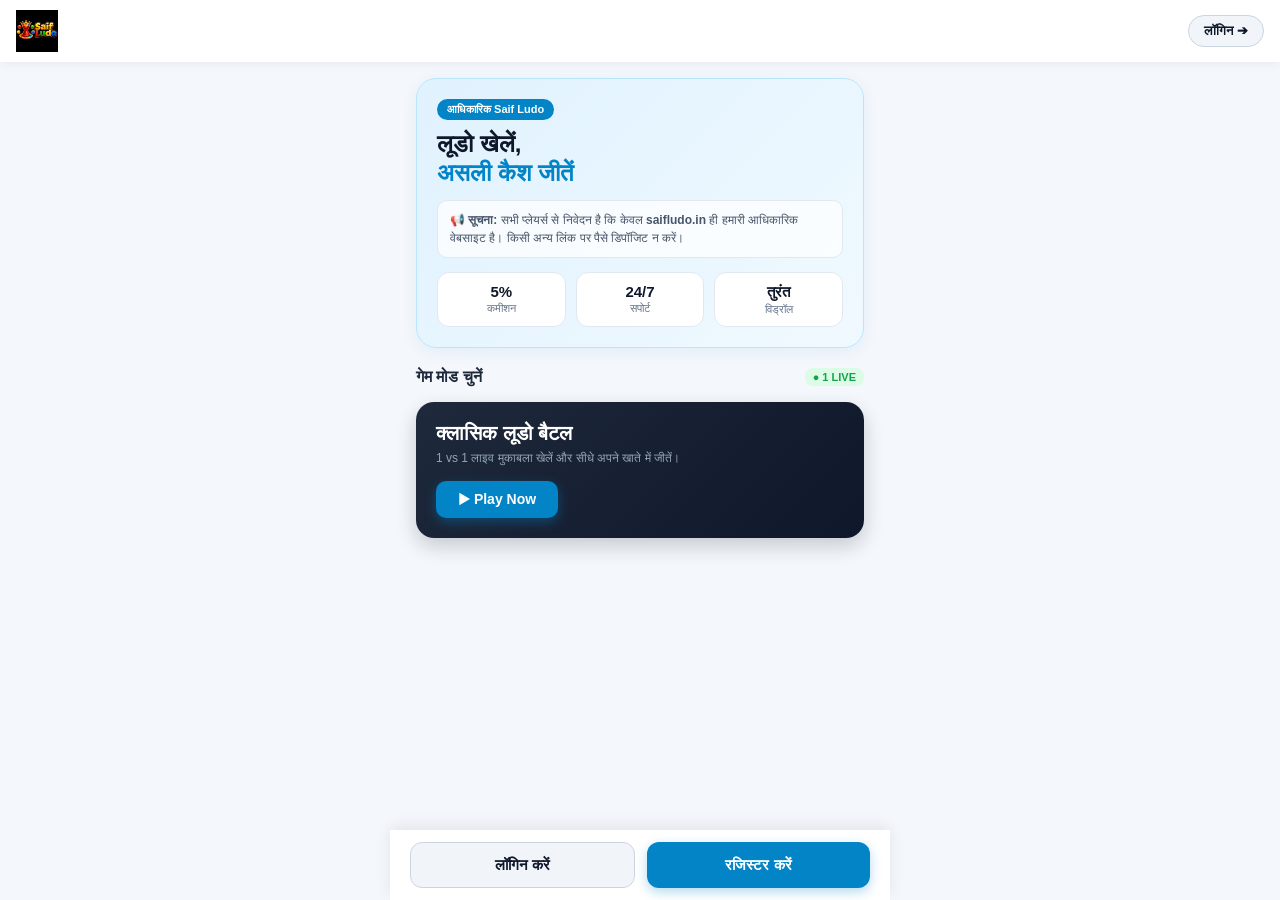
<file: index.html>
<!DOCTYPE html>
<html lang="hi">
<head>
    <meta charset="UTF-8">
    <meta name="viewport" content="width=device-width, initial-scale=1.0">
    <title>Saif Ludo - खेलें और जीतें</title>
    <style>
        * {
            margin: 0;
            padding: 0;
            box-sizing: border-box;
            font-family: -apple-system, BlinkMacSystemFont, "Segoe UI", Roboto, sans-serif;
        }

        body {
            background-color: #f4f7fb;
            color: #1e293b;
            padding-bottom: 95px;
        }

        /* टॉप हेडर */
        .top-nav {
            display: flex;
            justify-content: space-between;
            align-items: center;
            padding: 10px 16px;
            background: #ffffff;
            box-shadow: 0 2px 10px rgba(0,0,0,0.06);
            position: sticky;
            top: 0;
            z-index: 10;
        }
        .brand-logo-img {
            height: 42px;
            width: auto;
            object-fit: contain;
            display: block;
        }
        .header-btn {
            background: #f1f5f9;
            border: 1px solid #cbd5e1;
            padding: 7px 15px;
            border-radius: 20px;
            font-weight: 700;
            font-size: 13px;
            cursor: pointer;
            color: #0f172a;
        }

        .main-content {
            padding: 16px;
            max-width: 480px;
            margin: 0 auto;
            display: flex;
            flex-direction: column;
            gap: 16px;
        }

        /* वेलकम हीरो बैनर */
        .hero-banner {
            background: linear-gradient(135deg, #e0f2fe 0%, #f0f9ff 100%);
            border: 1px solid #bae6fd;
            border-radius: 20px;
            padding: 20px;
            box-shadow: 0 4px 15px rgba(2, 132, 199, 0.08);
        }
        .badge {
            display: inline-block;
            background: #0284c7;
            color: white;
            font-size: 11px;
            font-weight: 700;
            padding: 4px 10px;
            border-radius: 12px;
            margin-bottom: 10px;
        }
        .hero-title {
            font-size: 24px;
            font-weight: 800;
            color: #0f172a;
            line-height: 1.2;
        }
        .hero-title span { color: #0284c7; }
        .hero-notice {
            font-size: 12px;
            color: #475569;
            margin-top: 12px;
            line-height: 1.5;
            background: rgba(255,255,255,0.75);
            padding: 10px 12px;
            border-radius: 10px;
            border: 1px solid #e2e8f0;
        }

        /* फीचर्स ग्रिड */
        .features-grid {
            display: grid;
            grid-template-columns: repeat(3, 1fr);
            gap: 10px;
            margin-top: 14px;
        }
        .feature-box {
            background: white;
            padding: 10px;
            border-radius: 12px;
            text-align: center;
            border: 1px solid #e2e8f0;
        }
        .feature-val { font-weight: 800; font-size: 15px; color: #0f172a; }
        .feature-lbl { font-size: 11px; color: #64748b; margin-top: 2px; }

        /* गेम एरीना कार्ड */
        .arena-header {
            display: flex;
            justify-content: space-between;
            align-items: center;
            margin-top: 4px;
        }
        .arena-title { font-weight: 800; font-size: 16px; }
        .live-tag {
            background: #dcfce7;
            color: #16a34a;
            font-size: 11px;
            font-weight: 700;
            padding: 3px 8px;
            border-radius: 8px;
        }

        .ludo-card {
            background: linear-gradient(135deg, #1e293b, #0f172a);
            border-radius: 18px;
            padding: 20px;
            color: white;
            box-shadow: 0 8px 20px rgba(15, 23, 42, 0.2);
        }
        .ludo-card h3 { font-size: 20px; margin-bottom: 6px; }
        .ludo-card p { font-size: 12px; color: #94a3b8; margin-bottom: 16px; }
        .play-btn {
            background: #0284c7;
            color: white;
            border: none;
            padding: 10px 22px;
            font-weight: 700;
            font-size: 14px;
            border-radius: 10px;
            cursor: pointer;
            box-shadow: 0 4px 12px rgba(2, 132, 199, 0.4);
        }

        /* बॉटम फिक्स्ड बार */
        .bottom-bar {
            position: fixed;
            bottom: 0;
            left: 0;
            right: 0;
            background: white;
            padding: 12px 20px;
            display: flex;
            gap: 12px;
            box-shadow: 0 -4px 15px rgba(0,0,0,0.08);
            z-index: 20;
            max-width: 500px;
            margin: 0 auto;
        }
        .btn-bottom {
            flex: 1;
            padding: 13px;
            border-radius: 12px;
            font-weight: 700;
            font-size: 15px;
            cursor: pointer;
            border: none;
            text-align: center;
        }
        .btn-login-outline {
            background: #f1f5f9;
            color: #0f172a;
            border: 1px solid #cbd5e1;
        }
        .btn-register-solid {
            background: #0284c7;
            color: white;
            box-shadow: 0 4px 12px rgba(2, 132, 199, 0.3);
        }

        /* पॉप-अप मॉडल */
        .modal {
            display: none;
            position: fixed;
            top: 0;
            left: 0;
            width: 100%;
            height: 100%;
            background: rgba(0,0,0,0.6);
            backdrop-filter: blur(3px);
            justify-content: center;
            align-items: center;
            z-index: 50;
            padding: 20px;
        }
        .modal-box {
            background: white;
            width: 100%;
            max-width: 360px;
            padding: 24px;
            border-radius: 20px;
            position: relative;
        }
        .modal-title { font-size: 18px; font-weight: 800; margin-bottom: 6px; }
        .modal-subtitle { font-size: 13px; color: #64748b; margin-bottom: 16px; }
        .input-field {
            width: 100%;
            padding: 12px;
            border: 1px solid #cbd5e1;
            border-radius: 10px;
            font-size: 15px;
            margin-bottom: 12px;
            outline: none;
        }
        .input-field:focus { border-color: #0284c7; }

        /* जन्मतिथि इनपुट कंटेनर */
        .dob-wrapper {
            position: relative;
            margin-bottom: 12px;
        }
        .dob-wrapper .input-field {
            margin-bottom: 0;
            padding-right: 44px;
        }
        .dob-icon {
            position: absolute;
            right: 12px;
            top: 50%;
            transform: translateY(-50%);
            font-size: 19px;
            pointer-events: none;
        }
        .native-dob-trigger {
            position: absolute;
            right: 8px;
            top: 50%;
            transform: translateY(-50%);
            width: 32px;
            height: 32px;
            opacity: 0;
            cursor: pointer;
        }

        .submit-btn {
            width: 100%;
            background: #0284c7;
            color: white;
            padding: 12px;
            border: none;
            border-radius: 10px;
            font-size: 16px;
            font-weight: 700;
            cursor: pointer;
            margin-top: 4px;
        }
        .close-btn {
            position: absolute;
            top: 14px;
            right: 18px;
            font-size: 22px;
            cursor: pointer;
            color: #64748b;
        }
    </style>
</head>
<body>

    <!-- टॉप हेडर में लोगो -->
    <div class="top-nav">
        <img src="logo.png" alt="Saif Ludo" class="brand-logo-img">
        <button class="header-btn" onclick="openAuth('login')">लॉगिन ➔</button>
    </div>

    <div class="main-content">
        
        <!-- वेलकम बैनर -->
        <div class="hero-banner">
            <span class="badge">आधिकारिक Saif Ludo</span>
            <div class="hero-title">लूडो खेलें,<br><span>असली कैश जीतें</span></div>
            <div class="hero-notice">
                📢 <strong>सूचना:</strong> सभी प्लेयर्स से निवेदन है कि केवल <strong>saifludo.in</strong> ही हमारी आधिकारिक वेबसाइट है। किसी अन्य लिंक पर पैसे डिपॉजिट न करें।
            </div>

            <!-- फीचर्स -->
            <div class="features-grid">
                <div class="feature-box">
                    <div class="feature-val">5%</div>
                    <div class="feature-lbl">कमीशन</div>
                </div>
                <div class="feature-box">
                    <div class="feature-val">24/7</div>
                    <div class="feature-lbl">सपोर्ट</div>
                </div>
                <div class="feature-box">
                    <div class="feature-val">तुरंत</div>
                    <div class="feature-lbl">विड्रॉल</div>
                </div>
            </div>
        </div>

        <!-- लूडो गेम सेक्शन -->
        <div class="arena-header">
            <span class="arena-title">गेम मोड चुनें</span>
            <span class="live-tag">● 1 LIVE</span>
        </div>

        <div class="ludo-card">
            <h3>क्लासिक लूडो बैटल</h3>
            <p>1 vs 1 लाइव मुकाबला खेलें और सीधे अपने खाते में जीतें।</p>
            <button class="play-btn" onclick="openAuth('smart')">▶ Play Now</button>
        </div>

    </div>

    <!-- बॉटम फिक्स्ड बटन -->
    <div class="bottom-bar">
        <button class="btn-bottom btn-login-outline" onclick="openAuth('login')">लॉगिन करें</button>
        <button class="btn-bottom btn-register-solid" onclick="openAuth('register')">रजिस्टर करें</button>
    </div>

    <!-- पॉप-अप फॉर्म -->
    <div class="modal" id="authModal">
        <div class="modal-box">
            <span class="close-btn" onclick="closeModal()">&times;</span>

            <!-- चरण 1: मोबाइल नंबर -->
            <div id="step-number">
                <div class="modal-title" id="m-title">Saif Ludo में आपका स्वागत है</div>
                <div class="modal-subtitle" id="m-desc">आगे बढ़ने के लिए मोबाइल नंबर दर्ज करें।</div>

                <input type="tel" id="user-phone" class="input-field" placeholder="मोबाइल नंबर (10 अंक)" maxlength="10">
                <button class="submit-btn" onclick="processNumber()">आगे बढ़ें</button>
            </div>

            <!-- चरण 2: नया यूजर फॉर्म -->
            <div id="step-details" style="display: none;">
                <div class="modal-title">प्रोफाइल पूरी करें</div>
                <div class="modal-subtitle">नए प्लेयर के लिए विवरण आवश्यक है।</div>

                <input type="text" id="user-name" class="input-field" placeholder="पूरा नाम दर्ज करें">
                
                <!-- ऑटो-फॉर्मेट और कैलेंडर वाला जन्मतिथि बॉक्स -->
                <div class="dob-wrapper">
                    <input type="text" id="user-dob" class="input-field" placeholder="जन्म तिथि दर्ज करें (DD/MM/YYYY)" maxlength="10">
                    <input type="date" id="native-dob-picker" class="native-dob-trigger" title="कैलेंडर से चुनें">
                    <span class="dob-icon">📅</span>
                </div>

                <button class="submit-btn" onclick="sendMockOTP()">ओटीपी प्राप्त करें</button>
            </div>

            <!-- चरण 3: ओटीपी -->
            <div id="step-otp" style="display: none;">
                <div class="modal-title">ओटीपी वेरिफाई करें</div>
                <div class="modal-subtitle">नंबर पर भेजा गया 6 अंकों का कोड दर्ज करें।</div>

                <input type="text" id="user-otp" class="input-field" placeholder="6-digit OTP" maxlength="6">
                <button class="submit-btn" onclick="verifyAndRedirect()">सत्यापित करें</button>
            </div>

        </div>
    </div>

    <script>
        window.onload = function() {
            var loginExpiry = localStorage.getItem("user_session_expiry");
            if (loginExpiry && new Date().getTime() < parseInt(loginExpiry)) {
                window.location.href = "home.html";
            }

            // कैलेंडर में आज के बाद की भविष्य की तारीख ब्लॉक करना (max = today)
            var todayStr = new Date().toISOString().split('T')[0];
            var picker = document.getElementById("native-dob-picker");
            if(picker) {
                picker.setAttribute("max", todayStr);
            }
        };

        // कैलेंडर से तारीख चुनने पर DD/MM/YYYY में कन्वर्ट करना
        document.getElementById("native-dob-picker").addEventListener("change", function() {
            if (!this.value) return;
            var parts = this.value.split('-'); // YYYY-MM-DD
            document.getElementById("user-dob").value = parts[2] + '/' + parts[1] + '/' + parts[0];
        });

        // टाइप करते समय ऑटोमैटिक स्लैश (/) लगाना
        document.getElementById("user-dob").addEventListener("input", function(e) {
            var val = this.value.replace(/\D/g, '').slice(0, 8); // केवल नंबर
            if (val.length >= 5) {
                this.value = val.slice(0, 2) + '/' + val.slice(2, 4) + '/' + val.slice(4);
            } else if (val.length >= 3) {
                this.value = val.slice(0, 2) + '/' + val.slice(2);
            } else {
                this.value = val;
            }
        });

        var currentMode = "smart";
        var existingDatabaseNumbers = ["9876543210", "9999999999"];

        function openAuth(mode) {
            currentMode = mode;
            document.getElementById("step-number").style.display = "block";
            document.getElementById("step-details").style.display = "none";
            document.getElementById("step-otp").style.display = "none";
            document.getElementById("user-phone").value = "";

            if(mode === 'login') {
                document.getElementById("m-title").innerText = "लॉगिन करें";
                document.getElementById("m-desc").innerText = "अपना रजिस्टर्ड मोबाइल नंबर दर्ज करें।";
            } else if(mode === 'register') {
                document.getElementById("m-title").innerText = "नया खाता बनाएं";
                document.getElementById("m-desc").innerText = "रजिस्टर करने के लिए मोबाइल नंबर दर्ज करें।";
            } else {
                document.getElementById("m-title").innerText = "Saif Ludo खेलें";
                document.getElementById("m-desc").innerText = "लॉगिन या रजिस्टर करने के लिए नंबर दर्ज करें।";
            }

            document.getElementById("authModal").style.display = "flex";
        }

        function closeModal() {
            document.getElementById("authModal").style.display = "none";
        }

        function processNumber() {
            var phone = document.getElementById("user-phone").value.trim();
            if (phone.length !== 10) {
                alert("कृपया 10 अंकों का सही मोबाइल नंबर दर्ज करें।");
                return;
            }

            var isRegistered = existingDatabaseNumbers.includes(phone);

            if (currentMode === 'register' && isRegistered) {
                alert("⚠️ यह नंबर पहले से रजिस्टर्ड है! कृपया सीधे 'लॉगिन करें' बटन पर क्लिक करके गेम खेलें।");
                openAuth('login');
                document.getElementById("user-phone").value = phone;
                return;
            }

            if (currentMode === 'login' && !isRegistered) {
                alert("❌ यह नंबर रजिस्टर्ड नहीं है! कृपया पहले 'रजिस्टर करें' पर जाकर खाता बनाएं।");
                openAuth('register');
                document.getElementById("user-phone").value = phone;
                return;
            }

            if (!isRegistered) {
                document.getElementById("step-number").style.display = "none";
                document.getElementById("step-details").style.display = "block";
            } else {
                sendMockOTP();
            }
        }

        function sendMockOTP() {
            var name = document.getElementById("user-name").value.trim();
            var dob = document.getElementById("user-dob").value.trim();

            // यूजर का नाम सेव करने के लिए यह लाइन:
            localStorage.setItem("user_name", name);

            if (!name) {
                alert("कृपया अपना पूरा नाम दर्ज करें।");
                return;
            }

            if (!dob || dob.length !== 10) {
                alert("कृपया सही जन्म तिथि दर्ज करें (उदा. 15/08/2000)।");
                return;
            }

            // जन्मतिथि की वैधता और भविष्य की तारीख की जाँच
            var parts = dob.split('/');
            var day = parseInt(parts[0], 10);
            var month = parseInt(parts[1], 10) - 1;
            var year = parseInt(parts[2], 10);
            var chosenDate = new Date(year, month, day);
            var today = new Date();

            if (isNaN(chosenDate.getTime()) || day < 1 || day > 31 || month < 0 || month > 11) {
                alert("⚠️ दर्ज की गई जन्म तिथि अमान्य है!");
                return;
            }

            if (chosenDate > today) {
                alert("⚠️ अमान्य जन्म तिथि! आप आज या भविष्य की तारीख नहीं चुन सकते।");
                return;
            }

            alert("ओटीपी भेज दिया गया है!");
            document.getElementById("step-number").style.display = "none";
            document.getElementById("step-details").style.display = "none";
            document.getElementById("step-otp").style.display = "block";
        }

        function verifyAndRedirect() {
            var otp = document.getElementById("user-otp").value.trim();
            if (otp.length === 6) {
                var sevenDaysLater = new Date().getTime() + (7 * 24 * 60 * 60 * 1000);
                localStorage.setItem("user_session_expiry", sevenDaysLater);
                localStorage.setItem("is_logged_in", "true");

                alert("सफल! रीडायरेक्ट हो रहा है...");
                window.location.href = "home.html";
            } else {
                alert("कृपया सही 6 अंकों का कोड दर्ज करें।");
            }
        }
    </script>

</body>
</html>
</file>
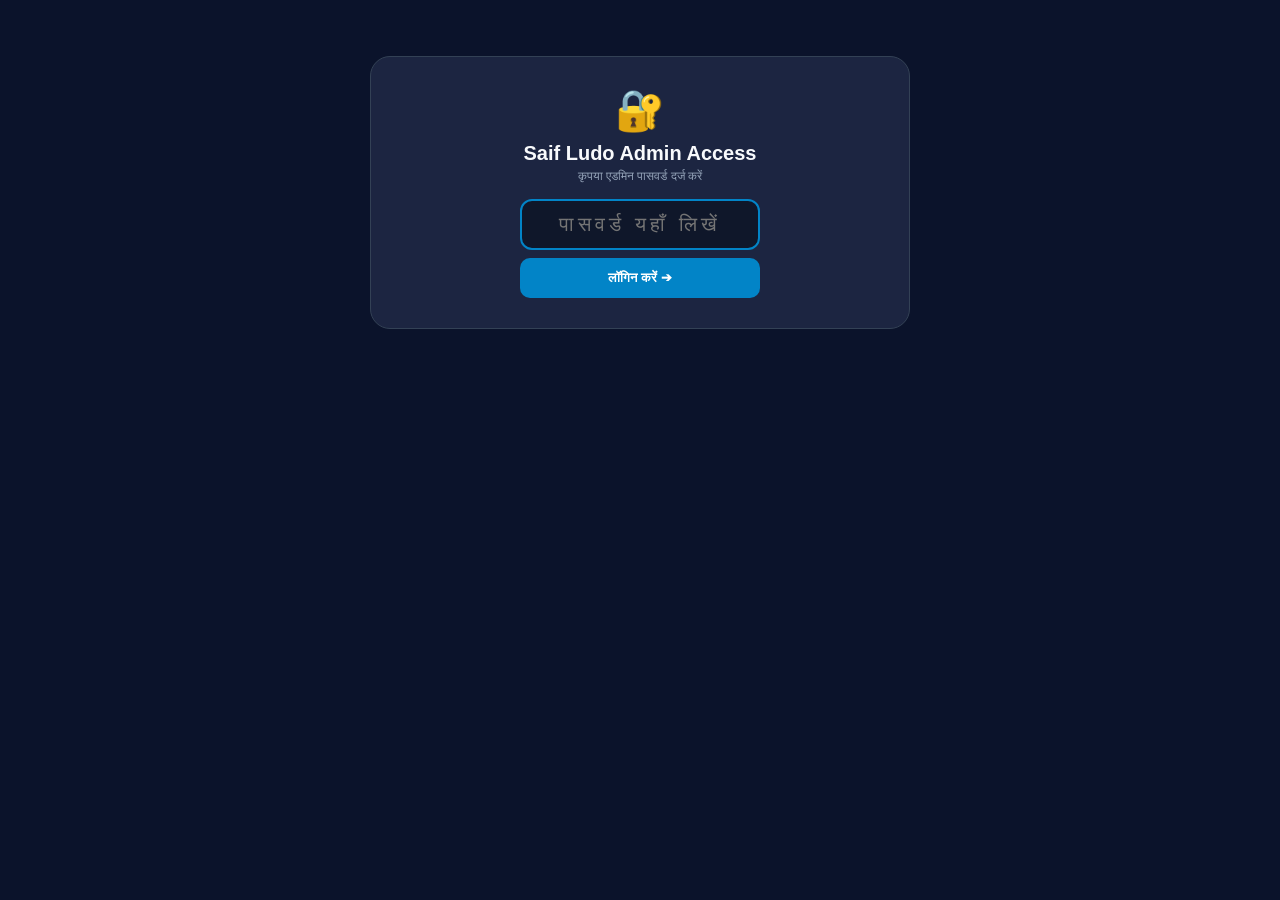
<file: admin.html>
<!DOCTYPE html>
<html lang="hi">
<head>
<meta charset="UTF-8"><meta name="viewport" content="width=device-width, initial-scale=1.0">
<title>Saif Ludo - Master Admin Panel</title>
<style>
*{margin:0;padding:0;box-sizing:border-box;font-family:-apple-system,BlinkMacSystemFont,"Segoe UI",Roboto,sans-serif}
body{background:#0b132b;color:#f8fafc;padding:16px;padding-bottom:60px}
.container{max-width:540px;margin:0 auto}

/* लॉगिन पिन स्क्रीन */
#pin-screen{background:#1c2541;border-radius:20px;padding:30px 20px;text-align:center;margin-top:40px;border:1px solid #334155}
.pin-input{font-size:20px;letter-spacing:4px;text-align:center;padding:12px;width:240px;border-radius:12px;border:2px solid #0284c7;background:#0f172a;color:#fff;outline:none;margin:16px 0 8px;transition:0.2s}

/* लाल रंग का एरर बॉक्स */
#login-error-msg{color:#b91c1c;background:#fee2e2;border:1.5px solid #f87171;padding:10px 14px;border-radius:10px;font-size:13px;font-weight:800;margin:8px auto 14px;max-width:280px;display:none;line-height:1.4}

/* हेडर */
.header{display:flex;justify-content:space-between;align-items:center;padding-bottom:14px;border-bottom:1px solid #1c2541;margin-bottom:16px}
.tab-row{display:grid;grid-template-columns:repeat(4,1fr);gap:6px;margin-bottom:16px}
.tab-btn{background:#1c2541;color:#94a3b8;border:none;padding:10px 2px;border-radius:10px;font-weight:800;font-size:11px;cursor:pointer;text-align:center}
.tab-btn.active{background:#0284c7;color:#fff}

.card{background:#1c2541;border:1px solid #334155;border-radius:16px;padding:16px;margin-bottom:14px;box-shadow:0 4px 14px rgba(0,0,0,.3)}
.row{display:flex;justify-content:space-between;align-items:center;margin-bottom:8px}
.badge{font-size:11px;font-weight:900;padding:3px 8px;border-radius:6px}
.badge-dep{background:#10b981;color:#fff}
.badge-wth{background:#38bdf8;color:#000}
.ss-preview{width:100%;max-height:220px;object-fit:contain;border-radius:10px;background:#000;margin:8px 0}

.btn-row{display:flex;gap:8px;margin-top:10px}
.btn-app{flex:1;background:#16a34a;color:#fff;border:none;padding:10px;border-radius:8px;font-weight:800;cursor:pointer}
.btn-rej{flex:1;background:#dc2626;color:#fff;border:none;padding:10px;border-radius:8px;font-weight:800;cursor:pointer}
.btn-blue{background:#0284c7;color:#fff;border:none;padding:12px;border-radius:10px;font-weight:800;cursor:pointer;width:100%}
.btn-danger{background:#e11d48;color:#fff;border:none;padding:12px;border-radius:10px;font-weight:800;cursor:pointer;width:100%}

.lbl{font-size:11px;font-weight:800;color:#94a3b8;margin:8px 0 4px;text-transform:uppercase}
.inp{width:100%;padding:10px 12px;border-radius:10px;border:1px solid #334155;background:#0f172a;color:#fff;font-size:14px;outline:none;margin-bottom:8px}

.user-item{background:#0f172a;border:1px solid #334155;border-radius:12px;padding:12px;margin-bottom:8px;display:flex;justify-content:space-between;align-items:center}
.sel-box{background:#0284c715;border:1.5px solid #0284c7;border-radius:16px;padding:14px;margin-bottom:14px}

.kyc-img-grid{display:grid;grid-template-columns:1fr 1fr;gap:8px;margin:8px 0}
.kyc-img-box img{width:100%;height:120px;object-fit:cover;border-radius:8px;border:1px solid #334155}
</style>
</head>
<body>

<div class="container">

  <!-- सुरक्षा लॉगिन स्क्रीन -->
  <div id="pin-screen">
    <div style="font-size:40px;margin-bottom:8px">🔐</div>
    <h2 style="font-size:20px;font-weight:900">Saif Ludo Admin Access</h2>
    <p style="font-size:12px;color:#94a3b8;margin-top:4px">कृपया एडमिन पासवर्ड दर्ज करें</p>
    
    <input type="password" id="admin-pin" class="pin-input" maxlength="20" placeholder="पासवर्ड यहाँ लिखें" oninput="clearError()" onkeydown="if(event.key==='Enter') checkPin()"><br>
    
    <!-- लाल रंग का एरर मैसेज बॉक्स -->
    <div id="login-error-msg"></div>

    <button class="btn-blue" style="width:240px;margin:0 auto;display:block" onclick="checkPin()">लॉगिन करें ➔</button>
  </div>

  <!-- मुख्य एडमिन डैशबोर्ड -->
  <div id="admin-dashboard" style="display:none">
    <div class="header">
      <div>
        <h2 style="font-size:18px;font-weight:900">🛡️ Saif Ludo Admin</h2>
        <span style="font-size:11px;color:#22c55e">● ऑनलाइन कंट्रोल सेंटर</span>
      </div>
      <button onclick="window.location.reload()" style="background:#1c2541;color:#fff;border:1px solid #334155;padding:6px 12px;border-radius:8px;cursor:pointer">🔄 Refresh</button>
    </div>

    <!-- नेविगेशन टैब्स -->
    <div class="tab-row">
      <button class="tab-btn active" id="tb-dep" onclick="showTab('dep')">डिपॉजिट</button>
      <button class="tab-btn" id="tb-wth" onclick="showTab('wth')">विड्रॉल</button>
      <button class="tab-btn" id="tb-kyc" onclick="showTab('kyc')">KYC</button>
      <button class="tab-btn" id="tb-user" onclick="showTab('user')">यूजर कंट्रोल</button>
    </div>

    <!-- 1. डिपॉजिट सेक्शन -->
    <div id="sec-dep">
      <h3 style="font-size:14px;margin-bottom:12px;color:#38bdf8">पेंडिंग डिपॉजिट रिक्वेस्ट्स</h3>
      <div id="deposit-list"></div>
    </div>

    <!-- 2. विड्रॉल सेक्शन -->
    <div id="sec-wth" style="display:none">
      <h3 style="font-size:14px;margin-bottom:12px;color:#38bdf8">पेंडिंग विड्रॉल रिक्वेस्ट्स</h3>
      <div id="withdraw-list"></div>
    </div>

    <!-- 3. आधार KYC रिकॉर्ड्स -->
    <div id="sec-kyc" style="display:none">
      <h3 style="font-size:14px;margin-bottom:12px;color:#38bdf8">यूजर आधार कार्ड सत्यापन (KYC)</h3>
      <div id="kyc-details-card"></div>
    </div>

    <!-- 4. यूजर कंट्रोल -->
    <div id="sec-user" style="display:none">

      <!-- सर्च बार -->
      <div class="card">
        <h3 style="font-size:15px;font-weight:900;color:#38bdf8;margin-bottom:6px">🔍 यूजर खोजें (Search User)</h3>
        <p style="font-size:12px;color:#94a3b8;margin-bottom:10px">मोबाइल नंबर या नाम डालकर खोजें या नीचे लिस्ट में से चुनें:</p>
        <div style="display:flex;gap:8px">
          <input type="text" id="user-search-query" class="inp" style="margin-bottom:0" placeholder="मोबाइल नंबर या नाम लिखें">
          <button class="btn-blue" style="width:90px" onclick="searchUser()">खोजें</button>
        </div>
      </div>

      <!-- चुना हुआ यूजर -->
      <div id="target-user-card" class="sel-box" style="display:none">
        <div class="row">
          <div>
            <b id="sel-u-name" style="font-size:16px;color:#fff">प्लेयर का नाम</b><br>
            <span id="sel-u-phone" style="font-size:12px;color:#38bdf8">📱 98XXXXXXXX</span>
          </div>
          <span id="sel-u-status" class="badge" style="background:#10b981;color:#fff">ACTIVE</span>
        </div>

        <div style="display:grid;grid-template-columns:1fr 1fr;gap:8px;margin:12px 0">
          <div style="background:#0b132b;padding:8px 12px;border-radius:10px">
            <span style="font-size:11px;color:#94a3b8">डिपॉजिट बैलेंस:</span>
            <div style="font-size:18px;font-weight:900;color:#38bdf8">₹ <span id="sel-u-dep">0</span></div>
          </div>
          <div style="background:#0b132b;padding:8px 12px;border-radius:10px">
            <span style="font-size:11px;color:#94a3b8">विनिंग बैलेंस:</span>
            <div style="font-size:18px;font-weight:900;color:#22c55e">₹ <span id="sel-u-win">0</span></div>
          </div>
        </div>

        <!-- बैलेंस काटना या जोड़ना -->
        <div class="card" style="background:#0b132b;border:1px solid #1c2541;padding:12px;margin-bottom:10px">
          <b style="font-size:13px;color:#38bdf8">💰 इस यूजर का बैलेंस बदलें</b>
          <div class="lbl">अमाउंट दर्ज करें:</div>
          <input type="number" id="target-amt-input" class="inp" placeholder="उदा. 100">

          <div class="lbl">किस बैलेंस में काटना/जोड़ना है:</div>
          <select id="target-bal-type" class="inp">
            <option value="winning">विनिंग बैलेंस (Winning Balance)</option>
            <option value="deposit">डिपॉजिट बैलेंस (Deposit Balance)</option>
          </select>

          <div class="btn-row">
            <button class="btn-rej" onclick="applyUserBalance('CUT')">➖ बैलेंस काटें</button>
            <button class="btn-app" onclick="applyUserBalance('ADD')">➕ बैलेंस जोड़ें</button>
          </div>
        </div>

        <!-- यूजर को ब्लॉक / अनब्लॉक करना -->
        <div class="card" style="background:#0b132b;border:1px solid #1c2541;padding:12px;margin-bottom:10px">
          <b style="font-size:13px;color:#e11d48">🚫 यूजर स्टेटस (ब्लॉक/अनब्लॉक)</b>
          <p style="font-size:11px;color:#94a3b8;margin:4px 0 8px">ब्लॉक करने पर यह यूजर कोई गेम या विड्रॉल नहीं कर सकेगा।</p>
          <button id="btn-user-block" class="btn-rej" onclick="toggleBlockTargetUser()">🚫 इस यूजर को ब्लॉक करें</button>
        </div>

        <!-- यूजर का अकाउंट डिलीट करना -->
        <div class="card" style="background:#0b132b;border:1px solid #1c2541;padding:12px;margin-bottom:10px">
          <b style="font-size:13px;color:#ef4444">🗑️ अकाउंट डिलीट (खिलाड़ी अनुरोध पर)</b>
          <p style="font-size:11px;color:#94a3b8;margin:4px 0 8px">इस यूजर का सारा डेटा मिट जाएगा और वह फिर से नया खाता बना सकेगा।</p>
          <button class="btn-danger" onclick="deleteTargetUser()">🗑️ इस यूजर का खाता डिलीट करें</button>
        </div>

        <!-- पेमेंट डिटेल्स बदलना -->
        <div class="card" style="background:#0b132b;border:1px solid #1c2541;padding:12px">
          <b style="font-size:13px;color:#38bdf8">⚙️ इस यूजर की पेमेंट डिटेल्स बदलें</b>
          <div class="lbl">UPI ID:</div>
          <input type="text" id="target-upi" class="inp" placeholder="उदा. name@paytm">
          <div class="lbl">अकाउंट नंबर:</div>
          <input type="number" id="target-acc" class="inp" placeholder="Account Number">
          <div class="lbl">IFSC कोड:</div>
          <input type="text" id="target-ifsc" class="inp" placeholder="IFSC Code">
          <button class="btn-blue" onclick="saveTargetUserPayout()">💾 पेमेंट विवरण अपडेट करें</button>
        </div>
      </div>

      <!-- पंजीकृत सभी यूजर्स की सूची -->
      <div class="card">
        <h3 style="font-size:14px;font-weight:900;color:#94a3b8;margin-bottom:10px">📋 सभी रजिस्टर्ड यूजर्स की लिस्ट</h3>
        <div id="users-directory-list"></div>
      </div>

    </div>

  </div>

</div>

<script>
// एडमिन पासवर्ड (डबल कोट्स " " के अंदर ही लिखें)
var ADMIN_SECRET_PIN = "Mohd@240869";
var currentSelectedPhone = null;

// लाल रंग का एरर दिखाने वाला फंक्शन
function showError(msg) {
  var errEl = document.getElementById("login-error-msg");
  var inputEl = document.getElementById("admin-pin");
  errEl.innerText = msg;
  errEl.style.display = "block";
  inputEl.style.borderColor = "#ef4444";
  inputEl.style.background = "#fff1f2";
  inputEl.style.color = "#000";
}

// एरर साफ़ करने वाला फंक्शन
function clearError() {
  var errEl = document.getElementById("login-error-msg");
  var inputEl = document.getElementById("admin-pin");
  errEl.style.display = "none";
  inputEl.style.borderColor = "#0284c7";
  inputEl.style.background = "#0f172a";
  inputEl.style.color = "#fff";
}

function checkPin() {
  var inputEl = document.getElementById("admin-pin");
  var entered = (inputEl.value || "").trim();
  var correct = String(ADMIN_SECRET_PIN).trim();

  if (entered === "") {
    showError("⚠️ कृपया एडमिन पासवर्ड दर्ज करें!");
    inputEl.focus();
    return;
  }

  if (entered === correct) {
    clearError();
    document.getElementById("pin-screen").style.display = "none";
    document.getElementById("admin-dashboard").style.display = "block";

    try {
      loadAllData();
    } catch(err) {
      console.error("Data loading error:", err);
    }
  } else {
    showError("❌ गलत पासवर्ड! कृपया सही पासवर्ड दर्ज करें।");
    inputEl.value = "";
    inputEl.focus();
  }
}

function showTab(t) {
  ['dep','wth','kyc','user'].forEach(function(tab){
    document.getElementById('sec-' + tab).style.display = (tab === t) ? 'block' : 'none';
    document.getElementById('tb-' + tab).classList.toggle('active', tab === t);
  });
}

function loadAllData() {
  try { loadDeposits(); } catch(e) {}
  try { loadWithdraws(); } catch(e) {}
  try { loadKYCRecord(); } catch(e) {}
  try { loadUsersDirectory(); } catch(e) {}
}

function getUsersDB() {
  var db = {};
  try {
    db = JSON.parse(localStorage.getItem("saif_ludo_all_users") || "{}");
  } catch(e) { db = {}; }

  var activePhone = localStorage.getItem("user_phone") || "8569952689";
  var activeName = localStorage.getItem("user_name") || "Player";

  if (!db[activePhone]) {
    db[activePhone] = {
      name: activeName,
      phone: activePhone,
      deposit_balance: parseInt(localStorage.getItem("deposit_balance") || "0"),
      winning_balance: parseInt(localStorage.getItem("winning_balance") || "0"),
      blocked: localStorage.getItem("user_blocked") === "true",
      payout: JSON.parse(localStorage.getItem("permanent_payout_details") || "{}")
    };
    localStorage.setItem("saif_ludo_all_users", JSON.stringify(db));
  }
  return db;
}

function saveUsersDB(db) {
  localStorage.setItem("saif_ludo_all_users", JSON.stringify(db));
  if (currentSelectedPhone && currentSelectedPhone === localStorage.getItem("user_phone")) {
    var u = db[currentSelectedPhone];
    if(u) {
      localStorage.setItem("deposit_balance", u.deposit_balance);
      localStorage.setItem("winning_balance", u.winning_balance);
      localStorage.setItem("main_balance", u.deposit_balance + u.winning_balance);
      if(u.blocked) localStorage.setItem("user_blocked", "true");
      else localStorage.removeItem("user_blocked");
      localStorage.setItem("permanent_payout_details", JSON.stringify(u.payout || {}));
    }
  }
}

function loadUsersDirectory() {
  var container = document.getElementById("users-directory-list");
  var db = getUsersDB();
  var phones = Object.keys(db);

  if (phones.length === 0) {
    container.innerHTML = "<div style='color:#64748b;font-size:12px;text-align:center;padding:14px'>कोई यूजर रजिस्टर नहीं है।</div>";
    return;
  }

  container.innerHTML = "";
  phones.forEach(function(ph) {
    var u = db[ph];
    var totalBal = (u.deposit_balance || 0) + (u.winning_balance || 0);
    var div = document.createElement("div");
    div.className = "user-item";
    div.innerHTML = `
      <div>
        <b style="font-size:14px;color:#fff">${u.name}</b> ${u.blocked ? '<span style="color:#ef4444;font-size:10px;font-weight:900">[BLOCKED]</span>' : ''}<br>
        <span style="font-size:12px;color:#94a3b8">📱 ${ph} | कुल: ₹${totalBal}</span>
      </div>
      <button onclick="selectUser('${ph}')" style="background:#0284c7;color:#fff;border:none;padding:6px 12px;border-radius:8px;font-size:12px;font-weight:800;cursor:pointer">चुनें ➔</button>
    `;
    container.appendChild(div);
  });
}

function selectUser(phone) {
  var db = getUsersDB();
  var u = db[phone];
  if (!u) {
    alert("यूजर नहीं मिला!");
    return;
  }

  currentSelectedPhone = phone;
  document.getElementById("target-user-card").style.display = "block";
  document.getElementById("sel-u-name").innerText = u.name;
  document.getElementById("sel-u-phone").innerText = "📱 " + phone;
  document.getElementById("sel-u-dep").innerText = u.deposit_balance || 0;
  document.getElementById("sel-u-win").innerText = u.winning_balance || 0;

  var bBadge = document.getElementById("sel-u-status");
  var bBtn = document.getElementById("btn-user-block");
  if (u.blocked) {
    bBadge.innerText = "ब्लॉक (BLOCKED)";
    bBadge.style.background = "#e11d48";
    bBtn.innerText = "🔓 इस यूजर को अनब्लॉक करें";
    bBtn.className = "btn-app";
  } else {
    bBadge.innerText = "सक्रिय (ACTIVE)";
    bBadge.style.background = "#10b981";
    bBtn.innerText = "🚫 इस यूजर को ब्लॉक करें";
    bBtn.className = "btn-rej";
  }

  var pay = u.payout || {};
  document.getElementById("target-upi").value = pay.upi || "";
  document.getElementById("target-acc").value = (pay.bank && pay.bank.acc) ? pay.bank.acc : "";
  document.getElementById("target-ifsc").value = (pay.bank && pay.bank.ifsc) ? pay.bank.ifsc : "";

  window.scrollTo({ top: document.getElementById("target-user-card").offsetTop - 20, behavior: 'smooth' });
}

function searchUser() {
  var q = document.getElementById("user-search-query").value.trim().toLowerCase();
  if(!q) { alert("कृपया मोबाइल नंबर या नाम लिखें!"); return; }
  var db = getUsersDB();
  var found = null;
  for(var ph in db) {
    if(ph.includes(q) || (db[ph].name && db[ph].name.toLowerCase().includes(q))) {
      found = ph;
      break;
    }
  }
  if(found) {
    selectUser(found);
  } else {
    alert("❌ इस नंबर या नाम से कोई यूजर नहीं मिला!");
  }
}

function applyUserBalance(type) {
  if (!currentSelectedPhone) return;
  var amt = parseInt(document.getElementById("target-amt-input").value);
  var target = document.getElementById("target-bal-type").value;

  if (isNaN(amt) || amt <= 0) {
    alert("⚠️ कृपया सही अमाउंट दर्ज करें!");
    return;
  }

  var db = getUsersDB();
  var u = db[currentSelectedPhone];
  var key = (target === "winning") ? "winning_balance" : "deposit_balance";
  var current = u[key] || 0;

  if (type === "CUT") {
    if (amt > current) {
      if(!confirm("यूजर के पास केवल ₹" + current + " हैं। क्या पूरा बैलेंस 0 करना चाहते हैं?")) return;
      current = 0;
    } else {
      current -= amt;
    }
    alert("✅ " + u.name + " के खाते से ₹" + amt + " काट लिए गए!");
  } else {
    current += amt;
    alert("✅ " + u.name + " के खाते में ₹" + amt + " जोड़ दिए गए!");
  }

  u[key] = current;
  saveUsersDB(db);
  document.getElementById("target-amt-input").value = "";
  selectUser(currentSelectedPhone);
  loadUsersDirectory();
}

function toggleBlockTargetUser() {
  if (!currentSelectedPhone) return;
  var db = getUsersDB();
  var u = db[currentSelectedPhone];

  if (!u.blocked) {
    if (confirm("⚠️ क्या आप " + u.name + " को ब्लॉक करना चाहते हैं?")) {
      u.blocked = true;
      alert("🚫 यूजर को ब्लॉक कर दिया गया!");
    }
  } else {
    if (confirm("क्या आप इस यूजर को अनब्लॉक करना चाहते हैं?")) {
      u.blocked = false;
      alert("✅ यूजर को अनब्लॉक कर दिया गया!");
    }
  }
  saveUsersDB(db);
  selectUser(currentSelectedPhone);
  loadUsersDirectory();
}

function deleteTargetUser() {
  if (!currentSelectedPhone) return;
  var db = getUsersDB();
  var u = db[currentSelectedPhone];

  if (confirm("⚠️ क्या आप वाकई " + u.name + " का पूरा अकाउंट डिलीट करना चाहते हैं?")) {
    delete db[currentSelectedPhone];
    localStorage.setItem("saif_ludo_all_users", JSON.stringify(db));

    if (currentSelectedPhone === localStorage.getItem("user_phone")) {
      localStorage.clear();
    }

    alert("🗑️ अकाउंट डिलीट कर दिया गया!");
    document.getElementById("target-user-card").style.display = "none";
    currentSelectedPhone = null;
    loadUsersDirectory();
  }
}

function saveTargetUserPayout() {
  if (!currentSelectedPhone) return;
  var db = getUsersDB();
  var u = db[currentSelectedPhone];
  var upi = document.getElementById("target-upi").value.trim();
  var acc = document.getElementById("target-acc").value.trim();
  var ifsc = document.getElementById("target-ifsc").value.trim();

  u.payout = u.payout || {};
  if(upi) u.payout.upi = upi;
  if(acc) u.payout.bank = { acc: acc, ifsc: ifsc, holder: u.name };

  saveUsersDB(db);
  alert("✅ " + u.name + " की पेमेंट डिटेल्स अपडेट हो गईं!");
}

function loadDeposits() {
  var list = document.getElementById("deposit-list");
  var reqs = JSON.parse(localStorage.getItem("deposit_requests") || "[]").filter(function(r){ return r.status === "PENDING"; });
  if(!reqs.length) { list.innerHTML = "<div style='color:#64748b;text-align:center;padding:20px'>कोई पेंडिंग डिपॉजिट नहीं है।</div>"; return; }
  list.innerHTML = "";
  reqs.forEach(function(r){
    var d = document.createElement("div"); d.className = "card";
    d.innerHTML = `
      <div class="row"><b>👤 ${r.user}</b><span class="badge badge-dep">DEPOSIT</span></div>
      <div class="row"><b style="font-size:20px;color:#22c55e">₹ ${r.amount}</b><span style="font-size:11px;color:#94a3b8">⏰
</file>
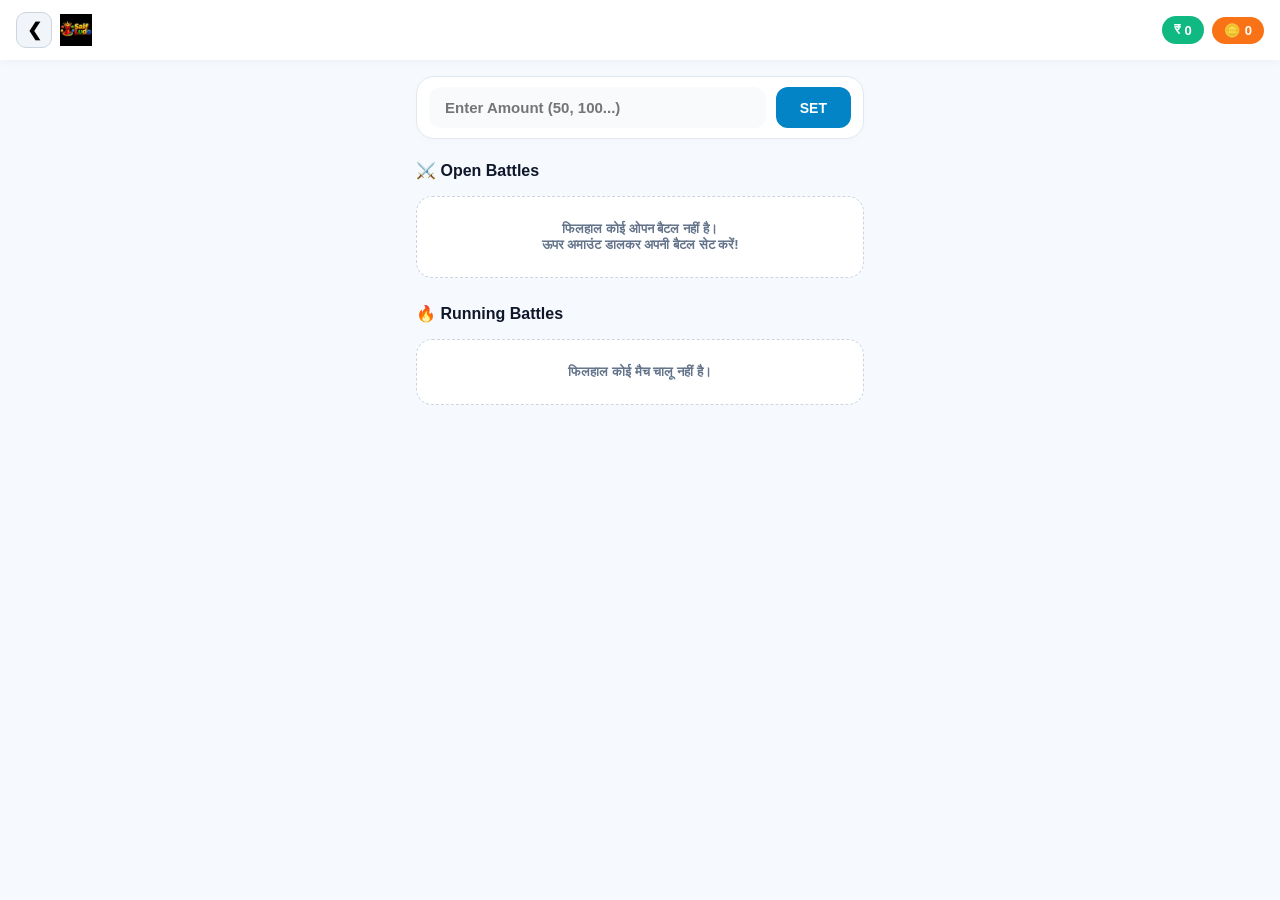
<file: battles.html>
<!DOCTYPE html>
<html lang="hi">
<head>
<meta charset="UTF-8"><meta name="viewport" content="width=device-width, initial-scale=1.0">
<title>Saif Ludo - Battles</title>
<style>
*{margin:0;padding:0;box-sizing:border-box;font-family:-apple-system,sans-serif;-webkit-tap-highlight-color:transparent}
body{background:#f6f9fe;color:#1e293b;padding-bottom:30px}
.header{display:flex;justify-content:space-between;align-items:center;padding:12px 16px;background:#fff;box-shadow:0 2px 10px rgba(0,0,0,.04);position:sticky;top:0;z-index:100}
.header-left,.header-right{display:flex;align-items:center;gap:8px}
.back-btn{background:#f1f5f9;border:1px solid #cbd5e1;width:36px;height:36px;border-radius:10px;font-size:18px;font-weight:900;cursor:pointer}
.chip{display:flex;align-items:center;gap:5px;padding:6px 12px;border-radius:20px;font-size:13px;font-weight:800;border:none;cursor:pointer}
.chip-w{background:#10b981;color:#fff}.chip-c{background:#f97316;color:#fff}

.container{padding:16px;max-width:480px;margin:0 auto;display:flex;flex-direction:column;gap:16px}

/* Set Amount Box */
.set-box{background:#fff;border-radius:18px;padding:10px 12px;border:1px solid #e2e8f0;display:flex;gap:10px;box-shadow:0 2px 10px rgba(0,0,0,.02)}
.amt-input{flex:1;border:none;background:#f8fafc;padding:12px 16px;border-radius:12px;font-size:15px;font-weight:700;outline:none}
.btn-set{background:#0284c7;color:#fff;border:none;padding:0 24px;border-radius:12px;font-weight:900;font-size:14px;cursor:pointer}

.sec-title{display:flex;align-items:center;gap:6px;font-size:16px;font-weight:900;color:#0f172a;margin-top:6px}
.empty-box{background:#fff;border:1px dashed #cbd5e1;border-radius:16px;padding:24px 16px;text-align:center;color:#64748b;font-size:13px;font-weight:700}

/* Battle Cards */
.battle-card{background:#fff;border-radius:20px;padding:14px 16px;border:1px solid #e2e8f0;box-shadow:0 3px 12px rgba(0,0,0,.03);display:flex;flex-direction:column;gap:10px}
.b-top{display:flex;justify-content:space-between;align-items:center}
.badge-open{background:#e0f2fe;color:#0284c7;font-size:10px;font-weight:900;padding:3px 8px;border-radius:6px}
.b-creator{font-size:11px;font-weight:800;color:#64748b}
.b-mid{display:flex;justify-content:space-between;align-items:center;padding:4px 0}
.b-col{display:flex;flex-direction:column}
.b-lbl{font-size:10px;font-weight:800;color:#94a3b8;text-transform:uppercase}
.b-val{font-size:18px;font-weight:900;color:#0f172a}
.b-sep{width:1px;height:24px;background:#e2e8f0}
.btn-cancel-sm{background:#fee2e2;color:#ef4444;border:none;padding:8px 18px;border-radius:16px;font-size:12px;font-weight:800;cursor:pointer;align-self:flex-end}

/* पॉप-अप विंडो (Low Balance Modal) */
.modal-overlay{position:fixed;inset:0;background:rgba(0,0,0,0.6);backdrop-filter:blur(3px);z-index:999;display:none;align-items:center;justify-content:center;padding:20px}
.modal-box{background:#fff;width:100%;max-width:340px;border-radius:22px;padding:24px 20px;text-align:center;box-shadow:0 12px 30px rgba(0,0,0,0.25);animation:popIn 0.2s ease-out}
@keyframes popIn{from{transform:scale(0.85);opacity:0}to{transform:scale(1);opacity:1}}
.modal-icon{font-size:42px;margin-bottom:10px}
.modal-title{font-size:19px;font-weight:900;color:#0f172a;margin-bottom:8px}
.modal-desc{font-size:13px;color:#64748b;line-height:1.5;margin-bottom:20px}
.modal-btn-row{display:flex;gap:10px}
.btn-modal-close{flex:1;background:#f1f5f9;color:#475569;border:1px solid #cbd5e1;padding:12px;border-radius:12px;font-weight:800;font-size:14px;cursor:pointer}
.btn-modal-ok{flex:1.4;background:#0284c7;color:#fff;border:none;padding:12px;border-radius:12px;font-weight:800;font-size:14px;cursor:pointer;box-shadow:0 4px 12px rgba(2,132,199,0.35)}
</style>
</head>
<body>

<!-- पॉप-अप विंडो -->
<div class="modal-overlay" id="lowBalModal">
  <div class="modal-box">
    <div class="modal-icon">⚠️</div>
    <div class="modal-title">अपर्याप्त बैलेंस!</div>
    <div class="modal-desc" id="modal-desc-text">
      आपके वॉलेट में पर्याप्त बैलेंस नहीं है।<br>बैटल सेट करने के लिए कृपया पहले अमाउंट डिपॉजिट करें।
    </div>
    <div class="modal-btn-row">
      <button class="btn-modal-close" onclick="closeModal()">रद्द करें</button>
      <button class="btn-modal-ok" onclick="goToDeposit()">ओके</button>
    </div>
  </div>
</div>

<header class="header">
  <div class="header-left">
    <button class="back-btn" onclick="window.location.href='home.html'">❮</button>
    <img src="logo.png" style="height:32px" onerror="this.style.display='none'">
  </div>
  <div class="header-right">
    <button class="chip chip-w" onclick="goToDeposit()">₹ <span id="w-bal">0</span></button>
    <button class="chip chip-c">🪙 <span id="c-bal">0</span></button>
  </div>
</header>

<div class="container">

  <!-- सेट अमाउंट बॉक्स -->
  <div class="set-box">
    <input type="number" id="battle-amt" class="amt-input" placeholder="Enter Amount (50, 100...)" step="50">
    <button class="btn-set" onclick="setNewBattle()">SET</button>
  </div>

  <!-- ओपन बैटल सेक्शन -->
  <div class="sec-title">⚔️ Open Battles</div>
  <div id="open-battles-list" style="display:flex;flex-direction:column;gap:10px">
    <div id="no-open-msg" class="empty-box">
      फिलहाल कोई ओपन बैटल नहीं है।<br>ऊपर अमाउंट डालकर अपनी बैटल सेट करें!
    </div>
  </div>

  <!-- रनिंग बैटल सेक्शन -->
  <div class="sec-title" style="margin-top:10px">🔥 Running Battles</div>
  <div id="running-battles-list" style="display:flex;flex-direction:column;gap:10px">
    <div id="no-running-msg" class="empty-box">
      फिलहाल कोई मैच चालू नहीं है।
    </div>
  </div>

</div>

<script>
function refreshWalletUI() {
  var bal = localStorage.getItem("main_balance") || "0";
  var ref = localStorage.getItem("ref_balance") || "0";
  document.getElementById("w-bal").innerText = bal;
  document.getElementById("c-bal").innerText = ref;
}

window.onload = function() {
  refreshWalletUI();
};

function setNewBattle() {
  var amtInput = document.getElementById("battle-amt");
  var amt = parseInt(amtInput.value);

  // 1. अमाउंट की जांच (कम से कम ₹50 और 50 के गुणज में)
  if (isNaN(amt) || amt < 50 || amt % 50 !== 0) {
    alert("⚠️ कृपया 50 के मल्टीपल में अमाउंट दर्ज करें (जैसे ₹50, ₹100, ₹150, ₹200...)");
    return;
  }

  // 2. बैलेंस की जांच - कम होने पर पॉप-अप दिखाना
  var currentBal = parseInt(localStorage.getItem("main_balance") || "0");
  if (currentBal < amt) {
    document.getElementById("modal-desc-text").innerHTML = 
      "आपके वॉलेट में केवल <b>₹" + currentBal + "</b> हैं।<br>₹" + amt + " का बैटल लगाने के लिए कृपया पहले अमाउंट डिपॉजिट करें।";
    document.getElementById("lowBalModal").style.display = "flex";
    return;
  }

  // 3. पहले से कोई बैटल पेंडिंग तो नहीं
  if(document.getElementById("my-battle-card")) {
    alert("⚠️ आपकी एक बैटल पहले से पेंडिंग है। नया बैटल लगाने से पहले पुरानी बैटल को कैंसिल करें।");
    return;
  }

  // 4. बैलेंस से कटौती
  currentBal -= amt;
  localStorage.setItem("main_balance", currentBal);
  localStorage.setItem("active_battle_amt", amt);
  refreshWalletUI();

  var myName = (localStorage.getItem("user_name") || "PLAYER").toUpperCase();
  var prize = Math.round((amt * 2) * 0.95);

  var emptyMsg = document.getElementById("no-open-msg");
  if(emptyMsg) emptyMsg.style.display = "none";

  var newCard = document.createElement("div");
  newCard.className = "battle-card";
  newCard.id = "my-battle-card";
  newCard.innerHTML = `
    <div class="b-top">
      <span class="badge-open" style="background:#fef08a;color:#854d0e">WAITING</span>
      <span class="b-creator">FROM ${myName} (YOU)</span>
    </div>
    <div class="b-mid">
      <div class="b-col"><span class="b-lbl">Entry</span><span class="b-val">₹${amt}</span></div>
      <div class="b-sep"></div>
      <div class="b-col" style="text-align:right"><span class="b-lbl">Prize</span><span class="b-val" style="color:#16a34a">₹${prize}</span></div>
    </div>
    <button class="btn-cancel-sm" onclick="cancelMyBattle()">Cancel Battle</button>
  `;

  var list = document.getElementById("open-battles-list");
  list.insertBefore(newCard, list.firstChild);

  amtInput.value = "";
  alert("✅ आपका ₹" + amt + " का बैटल सेट हो गया है!");
}

function cancelMyBattle() {
  var myCard = document.getElementById("my-battle-card");
  if(myCard) {
    myCard.remove();
    var emptyMsg = document.getElementById("no-open-msg");
    if(emptyMsg) emptyMsg.style.display = "block";

    var refundAmt = parseInt(localStorage.getItem("active_battle_amt") || "0");
    var currentBal = parseInt(localStorage.getItem("main_balance") || "0");
    currentBal += refundAmt;
    localStorage.setItem("main_balance", currentBal);
    localStorage.removeItem("active_battle_amt");
    refreshWalletUI();

    alert("✅ बैटल कैंसिल कर दिया गया है! ₹" + refundAmt + " वापस आ गए हैं।");
  }
}

function closeModal() {
  document.getElementById("lowBalModal").style.display = "none";
}

// ओके बटन दबाने पर सीधे डिपॉजिट (Wallet) स्क्रीन पर जाना
function goToDeposit() {
  localStorage.setItem("open_tab", "wallet");
  window.location.href = "home.html?tab=wallet";
}
</script>
</body>
</html>
</file>
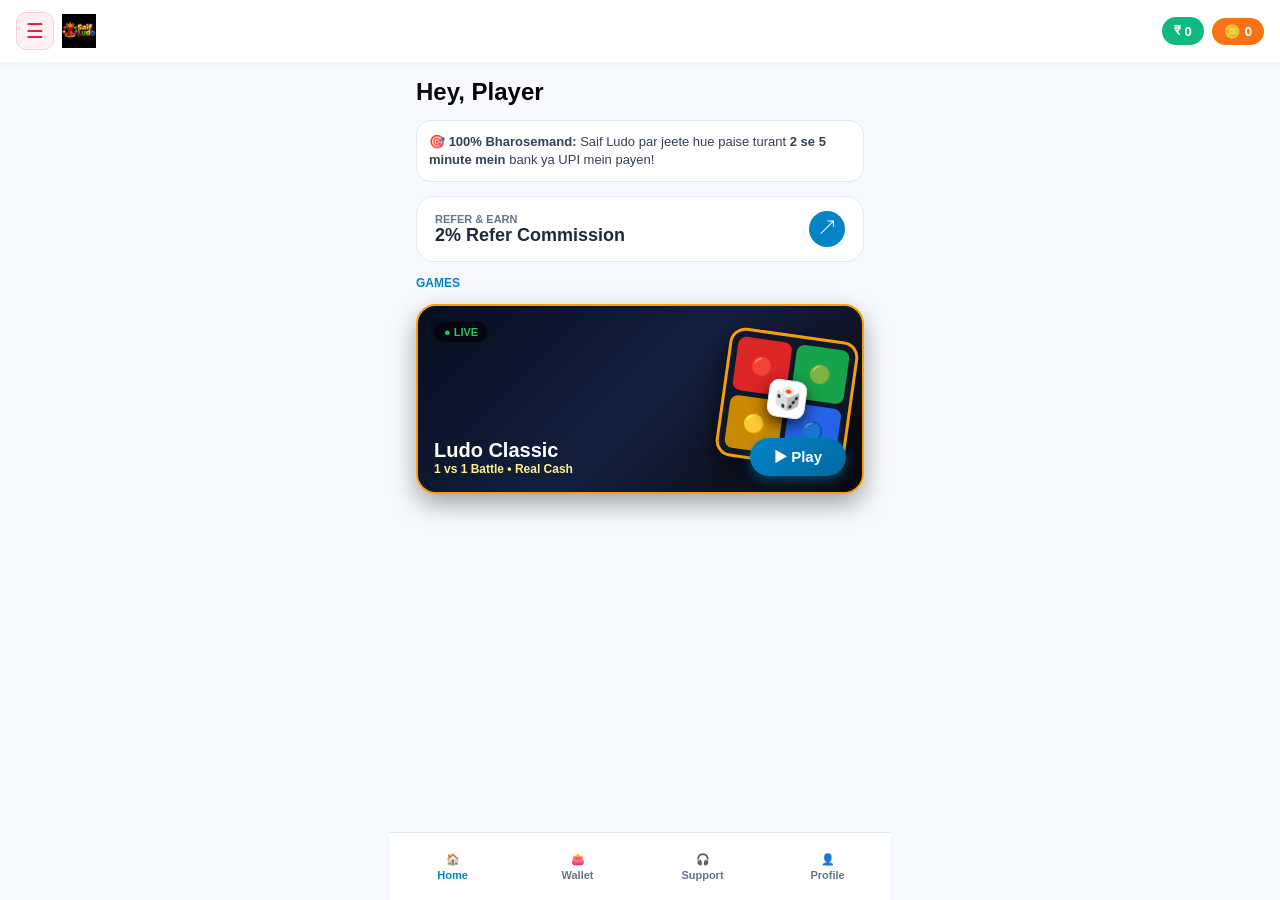
<file: home.html>
<!DOCTYPE html>
<html lang="hi">
<head>
<meta charset="UTF-8"><meta name="viewport" content="width=device-width, initial-scale=1.0">
<title>Saif Ludo</title>
<style>
*{margin:0;padding:0;box-sizing:border-box;font-family:-apple-system,sans-serif;-webkit-tap-highlight-color:transparent}
body{background:#f6f9fe;color:#1e293b;padding-bottom:85px;overflow-x:hidden}
.header{display:flex;justify-content:space-between;align-items:center;padding:12px 16px;background:#fff;box-shadow:0 2px 10px rgba(0,0,0,.04);position:sticky;top:0;z-index:100}
.header-left,.header-right{display:flex;align-items:center;gap:8px}
.menu-btn{background:#fff1f2;border:1px solid #fecdd3;color:#e11d48;width:38px;height:38px;border-radius:10px;font-size:20px;cursor:pointer}
.chip{display:flex;align-items:center;gap:5px;padding:6px 12px;border-radius:20px;font-size:13px;font-weight:800;border:none;cursor:pointer}
.chip-w{background:#10b981;color:#fff}.chip-c{background:#f97316;color:#fff}
.view-sec{display:none;padding:16px;max-width:480px;margin:0 auto;flex-direction:column;gap:14px}
.view-sec.active{display:flex}
.greeting{font-size:24px;font-weight:900;color:#050b17}
.trust-box{background:#fff;border-radius:14px;padding:12px;font-size:13px;color:#334155;border:1px solid #e2e8f0;line-height:1.4}
.refer-box{background:#fff;border-radius:18px;padding:14px 18px;display:flex;justify-content:space-between;align-items:center;border:1px solid #e2e8f0;cursor:pointer}
/* 3D Ludo King Card */
.ludo-hero{position:relative;height:190px;border-radius:20px;overflow:hidden;background:linear-gradient(135deg,#070d1e,#131f3e,#0b090a);border:2px solid #f59e0b;box-shadow:0 10px 25px rgba(0,0,0,.35);display:flex;flex-direction:column;justify-content:space-between;padding:16px}
.board-3d{position:absolute;right:10px;top:50%;transform:translateY(-50%) rotate(8deg);width:130px;height:130px;background:#0f172a;border-radius:16px;border:3px solid #f59e0b;display:grid;grid-template-columns:1fr 1fr;grid-template-rows:1fr 1fr;gap:5px;padding:6px;box-shadow:0 12px 25px rgba(0,0,0,.6)}
.b-cell{border-radius:8px;display:flex;align-items:center;justify-content:center;font-size:18px}
.b-r{background:#dc2626}.b-g{background:#16a34a}.b-y{background:#ca8a04}.b-b{background:#2563eb}
.dice-3d{position:absolute;top:50%;left:50%;transform:translate(-50%,-50%);background:#fff;width:38px;height:38px;border-radius:10px;display:flex;align-items:center;justify-content:center;font-size:22px;box-shadow:0 6px 15px rgba(0,0,0,.7);border:1px solid #e2e8f0}
.btn-play{background:linear-gradient(135deg,#0284c7,#0369a1);color:#fff;border:none;padding:10px 24px;border-radius:25px;font-weight:800;font-size:15px;cursor:pointer;box-shadow:0 4px 12px rgba(2,132,199,.5);z-index:2}
/* Drawer & Nav */
.overlay{position:fixed;inset:0;background:rgba(0,0,0,.5);z-index:998;display:none}
.drawer{position:fixed;top:0;left:0;width:280px;height:100%;background:#fff;z-index:999;transform:translateX(-100%);transition:.3s;display:flex;flex-direction:column;overflow-y:auto;padding:14px;gap:8px}
.drawer.open{transform:translateX(0)}
.d-item{background:#fff;border:1px solid #f1f5f9;border-radius:12px;padding:12px;display:flex;justify-content:space-between;align-items:center;font-weight:700;font-size:14px;cursor:pointer}
.bottom-nav{position:fixed;bottom:0;left:0;right:0;height:68px;background:#fff;display:flex;justify-content:space-around;align-items:center;border-top:1px solid #e2e8f0;max-width:500px;margin:0 auto;z-index:100}
.nav-btn{display:flex;flex-direction:column;align-items:center;gap:3px;background:none;border:none;color:#64748b;font-size:11px;font-weight:700;cursor:pointer;width:25%}
.nav-btn.act{color:#0284c7}
.card-w{background:#fff;border-radius:16px;padding:16px;border:1px solid #e2e8f0}
</style>
</head>
<body>

<div class="overlay" id="ovl" onclick="toggleMenu(false)"></div>

<div class="drawer" id="drw">
  <div style="display:flex;justify-content:space-between;align-items:center;padding-bottom:10px;border-bottom:1px solid #e2e8f0">
    <h3 style="font-size:16px;font-weight:900">SAIF LUDO</h3>
    <button onclick="toggleMenu(false)" style="border:none;background:none;font-size:22px;cursor:pointer">&times;</button>
  </div>
  <div class="d-item" onclick="go('home')"><span>🏠 Home</span><span>›</span></div>
  <div class="d-item" onclick="go('profile')"><span>👤 My Profile</span><span>›</span></div>
  <div class="d-item" onclick="go('wallet')"><span>👛 My Wallet</span><span>›</span></div>
  <div class="d-item" onclick="go('refer')"><span>🎁 Refer & Earn</span><span>›</span></div>
  <div class="d-item" onclick="go('history')"><span>🕒 History</span><span>›</span></div>
  <div class="d-item" onclick="toggleMenu(false);alert('Koi notification nahi hai.')"><span>🔔 Notifications</span><span>›</span></div>
  <div class="d-item" onclick="go('support')"><span>🎧 Support</span><span>›</span></div>
  <div class="d-item" onclick="installPWA()"><span>📥 Install App</span><span>›</span></div>
</div>

<header class="header">
  <div class="header-left">
    <button class="menu-btn" onclick="toggleMenu(true)">☰</button>
    <img src="logo.png" style="height:34px" onerror="this.style.display='none'">
  </div>
  <div class="header-right">
    <button class="chip chip-w" onclick="go('wallet')">₹ <span id="w-bal">0</span></button>
    <button class="chip chip-c" onclick="go('refer')">🪙 <span id="c-bal">0</span></button>
  </div>
</header>

<!-- 1. HOME -->
<main id="v-home" class="view-sec active">
  <div class="greeting">Hey, <span id="u-name" style="color:#000">Player</span></div>
  <div class="trust-box">🎯 <strong>100% Bharosemand:</strong> Saif Ludo par jeete hue paise turant <strong>2 se 5 minute mein</strong> bank ya UPI mein payen!</div>
  
  <div class="refer-box" onclick="go('refer')">
    <div><div style="font-size:11px;font-weight:800;color:#64748b">REFER & EARN</div><div style="font-size:18px;font-weight:900">2% Refer Commission</div></div>
    <div style="background:#0284c7;color:#fff;width:36px;height:36px;border-radius:50%;display:flex;align-items:center;justify-content:center;font-size:18px">↗</div>
  </div>

  <div style="font-size:12px;font-weight:800;color:#0284c7">GAMES</div>
  
  <div class="ludo-hero">
    <div class="board-3d">
      <div class="b-cell b-r">🔴</div><div class="b-cell b-g">🟢</div>
      <div class="b-cell b-y">🟡</div><div class="b-cell b-b">🔵</div>
      <div class="dice-3d">🎲</div>
    </div>
    <div style="background:rgba(0,0,0,.6);color:#22c55e;font-size:11px;font-weight:800;padding:4px 10px;border-radius:15px;align-self:flex-start">● LIVE</div>
    <div style="display:flex;justify-content:space-between;align-items:flex-end;z-index:2">
      <div>
        <h3 style="color:#fff;font-size:20px;font-weight:900">Ludo Classic</h3>
        <p style="color:#fef08a;font-size:12px;font-weight:700">1 vs 1 Battle • Real Cash</p>
      </div>
      <button class="btn-play" onclick="window.location.href='battles.html'">▶ Play</button>
    </div>
  </div>
</main>

<!-- 2. PROFILE -->
<main id="v-profile" class="view-sec">
  <div class="card-w">
    <div style="display:flex;align-items:center;gap:12px">
      <div id="p-avatar" style="width:50px;height:50px;background:#0284c7;color:#fff;border-radius:50%;display:flex;align-items:center;justify-content:center;font-size:22px;font-weight:800">P</div>
      <div>
        <h3 id="p-name" style="font-size:17px;font-weight:900">Player</h3>
        <span style="background:#dcfce7;color:#16a34a;font-size:11px;font-weight:800;padding:2px 8px;border-radius:5px">🛡️ KYC VERIFIED</span>
      </div>
    </div>
  </div>
  <div style="display:grid;grid-template-columns:repeat(3,1fr);gap:8px">
    <div class="card-w" style="text-align:center"><div>👛 Won</div><b style="font-size:16px">₹0</b></div>
    <div class="card-w" style="text-align:center"><div>🎮 Played</div><b style="font-size:16px">0</b></div>
    <div class="card-w" style="text-align:center"><div>🏆 Refer</div><b style="font-size:16px">0</b></div>
  </div>
  <button onclick="logout()" style="background:#fff1f2;color:#e11d48;border:1px solid #fecdd3;padding:12px;border-radius:12px;font-weight:800;cursor:pointer">🚪 Logout</button>
</main>

<!-- 3. WALLET -->
<main id="v-wallet" class="view-sec">
  <div class="card-w">
    <div style="font-size:12px;color:#64748b;font-weight:700">Total Balance</div>
    <div style="font-size:32px;font-weight:900;margin:4px 0 14px">₹0</div>
    <div style="display:flex;gap:8px">
      <button style="flex:1;background:#0284c7;color:#fff;padding:12px;border:none;border-radius:12px;font-weight:800" onclick="window.location.href='deposit.html'">+ Add Cash</button>
      <button style="flex:1;background:#ffffff;border:1.5px solid #cbd5e1;color:#0f172a;padding:12px;border-radius:12px;font-weight:800;font-size:15px;cursor:pointer" onclick="window.location.href='withdraw.html'">💵 Withdraw</button>
    </div>
  </div>
</main>

<!-- 4. REFER -->
<main id="v-refer" class="view-sec">
  <h2 style="font-size:20px;font-weight:900">Refer & Earn 💰</h2>
  <div class="card-w" style="display:flex;justify-content:space-between;align-items:center">
    <div><div style="font-size:11px;color:#64748b">Code</div><b>SAIF786</b></div>
    <button onclick="alert('Code copied!')" style="background:#0284c7;color:#fff;border:none;padding:6px 14px;border-radius:8px;font-weight:700">Copy</button>
  </div>
  <button onclick="shareWA()" style="background:#22c55e;color:#fff;border:none;padding:14px;border-radius:14px;font-weight:800;font-size:15px;cursor:pointer">💬 WhatsApp par share karein</button>
</main>

<!-- 5. HISTORY -->
<main id="v-history" class="view-sec">
  <h2 style="font-size:20px;font-weight:900">Transaction Timeline</h2>
  <div class="card-w" style="text-align:center;padding:35px 20px">
    <div style="font-size:40px;margin-bottom:8px">📂</div>
    <b>Abhi koi record maujood nahi hai</b>
    <p style="font-size:12px;color:#64748b;margin-top:4px">Kripya deposit karein aur pehla game khelein!</p>
  </div>
</main>

<!-- 6. SUPPORT -->
<main id="v-support" class="view-sec">
  <div class="card-w" onclick="openSupport()" style="display:flex;justify-content:space-between;align-items:center;cursor:pointer">
    <div style="display:flex;align-items:center;gap:12px">
      <div style="width:42px;height:42px;background:#dcfce7;color:#16a34a;border-radius:50%;display:flex;align-items:center;justify-content:center;font-size:20px">💬</div>
      <div><b>WhatsApp Support</b><div style="font-size:12px;color:#16a34a;font-weight:700">1-2 MIN INSTANT REPLY</div></div>
    </div>
    <span style="color:#94a3b8;font-size:18px">›</span>
  </div>
</main>

<nav class="bottom-nav">
  <button class="nav-btn act" id="nb-home" onclick="go('home')"><span>🏠</span><span>Home</span></button>
  <button class="nav-btn" id="nb-wallet" onclick="go('wallet')"><span>👛</span><span>Wallet</span></button>
  <button class="nav-btn" id="nb-support" onclick="go('support')"><span>🎧</span><span>Support</span></button>
  <button class="nav-btn" id="nb-profile" onclick="go('profile')"><span>👤</span><span>Profile</span></button>
</nav>

<script>
var MY_WA = "918569952689";

window.onload = function() {
  var name = localStorage.getItem("user_name") || "Player";
  document.getElementById("u-name").innerText = name;
  document.getElementById("p-name").innerText = name;
  document.getElementById("p-avatar").innerText = name.charAt(0).toUpperCase();
  var tab = localStorage.getItem("open_tab") || new URLSearchParams(window.location.search).get('tab');
  if (tab) { localStorage.removeItem("open_tab"); go(tab); }
};

function toggleMenu(open) {
  document.getElementById("drw").classList.toggle("open", open);
  document.getElementById("ovl").style.display = open ? "block" : "none";
}

function go(sec) {
  toggleMenu(false);
  ['home','profile','wallet','refer','history','support'].forEach(function(s){
    var el = document.getElementById('v-' + s);
    if(el) el.classList.remove('active');
  });
  var target = document.getElementById('v-' + sec);
  if(target) target.classList.add('active');

  ['home','wallet','support','profile'].forEach(function(b){
    var btn = document.getElementById('nb-' + b);
    if(btn) btn.classList.remove('act');
  });
  var actBtn = document.getElementById('nb-' + sec);
  if(actBtn) actBtn.classList.add('act');
  window.scrollTo(0,0);
}

function openSupport() {
  var msg = encodeURIComponent("हाय सैफ भाई आई नीड हेल्प");
  window.open("https://wa.me/" + MY_WA + "?text=" + msg, "_blank");
}

function shareWA() {
  var msg = encodeURIComponent("Saif Ludo khelo aur jeeto! Link: https://saif-ludo.vercel.app");
  window.open("https://api.whatsapp.com/send?text=" + msg, "_blank");
}

function logout() {
  if(confirm("Logout karna chahte hain?")) {
    localStorage.clear();
    window.location.href = "index.html";
  }
}

function installPWA() {
  toggleMenu(false);
  alert("Chrome ke upar 3 dots (⋮) par tap karke 'Add to Home screen' chunein.");
}
  // हिस्ट्री लोड करने का लाइव फंक्शन
function loadTransactionHistory() {
  var historySec = document.getElementById("v-history");
  if (!historySec) return;

  var deposits = JSON.parse(localStorage.getItem("deposit_requests") || "[]");
  var withdraws = JSON.parse(localStorage.getItem("withdraw_requests") || "[]");
  var allTx = deposits.concat(withdraws);

  if (allTx.length === 0) {
    historySec.innerHTML = `<div style="text-align:center;padding:50px 20px;color:#94a3b8">
      <div style="font-size:40px;margin-bottom:8px">📜</div>
      <b>कोई ट्रांजेक्शन नहीं मिली</b>
      <p style="font-size:12px;margin-top:4px">आपकी सभी डिपॉजिट और विड्रॉल यहाँ दिखेंगी।</p>
    </div>`;
    return;
  }

  var html = `<div style="padding:16px;max-width:460px;margin:0 auto"><h2 style="font-size:20px;font-weight:900;margin-bottom:14px">ट्रांजेक्शन हिस्ट्री</h2>`;

  allTx.forEach(function(tx) {
    var isDep = tx.id && tx.id.startsWith("REQ");
    var statusBadge = "";

    if (tx.status === "PENDING") {
      statusBadge = `<span style="background:#fef3c7;color:#b45309;padding:4px 8px;border-radius:6px;font-size:11px;font-weight:900">⏳ पेंडिंग (प्रतीक्षा करें)</span>`;
    } else if (tx.status === "SUCCESS" || tx.status === "PAID") {
      statusBadge = `<span style="background:#dcfce7;color:#15803d;padding:4px 8px;border-radius:6px;font-size:11px;font-weight:900">✓ सफल (क्रेडिटेड)</span>`;
    } else {
      statusBadge = `<span style="background:#fee2e2;color:#b91c1c;padding:4px 8px;border-radius:6px;font-size:11px;font-weight:900">✗ अस्वीकृत (Rejected)</span>`;
    }

    html += `
      <div style="background:#fff;border:1px solid #e2e8f0;border-radius:16px;padding:14px;margin-bottom:12px;box-shadow:0 3px 10px rgba(0,0,0,0.03)">
        <div style="display:flex;justify-content:space-between;align-items:center;margin-bottom:6px">
          <b style="font-size:14px">${isDep ? '➕ डिपॉजिट (Add Cash)' : '💵 विड्रॉल (Withdraw)'}</b>
          ${statusBadge}
        </div>
        <div style="display:flex;justify-content:space-between;align-items:center">
          <span style="font-size:20px;font-weight:900;color:${isDep ? '#0284c7' : '#16a34a'}">₹ ${tx.amount}</span>
          <span style="font-size:11px;color:#94a3b8">⏰ ${tx.time || ''}</span>
        </div>
        ${tx.utr ? `<div style="font-size:11px;color:#64748b;margin-top:4px">UTR: <b>${tx.utr}</b></div>` : ''}
      </div>
    `;
  });

  html += `</div>`;
  historySec.innerHTML = html;
}

// जब भी हिस्ट्री टैब खुले तो अपने आप लोड हो
var oldGo = go;
go = function(sec) {
  oldGo(sec);
  if (sec === 'history') {
    loadTransactionHistory();
  }
};
</script>
</body>
</html>
</file>
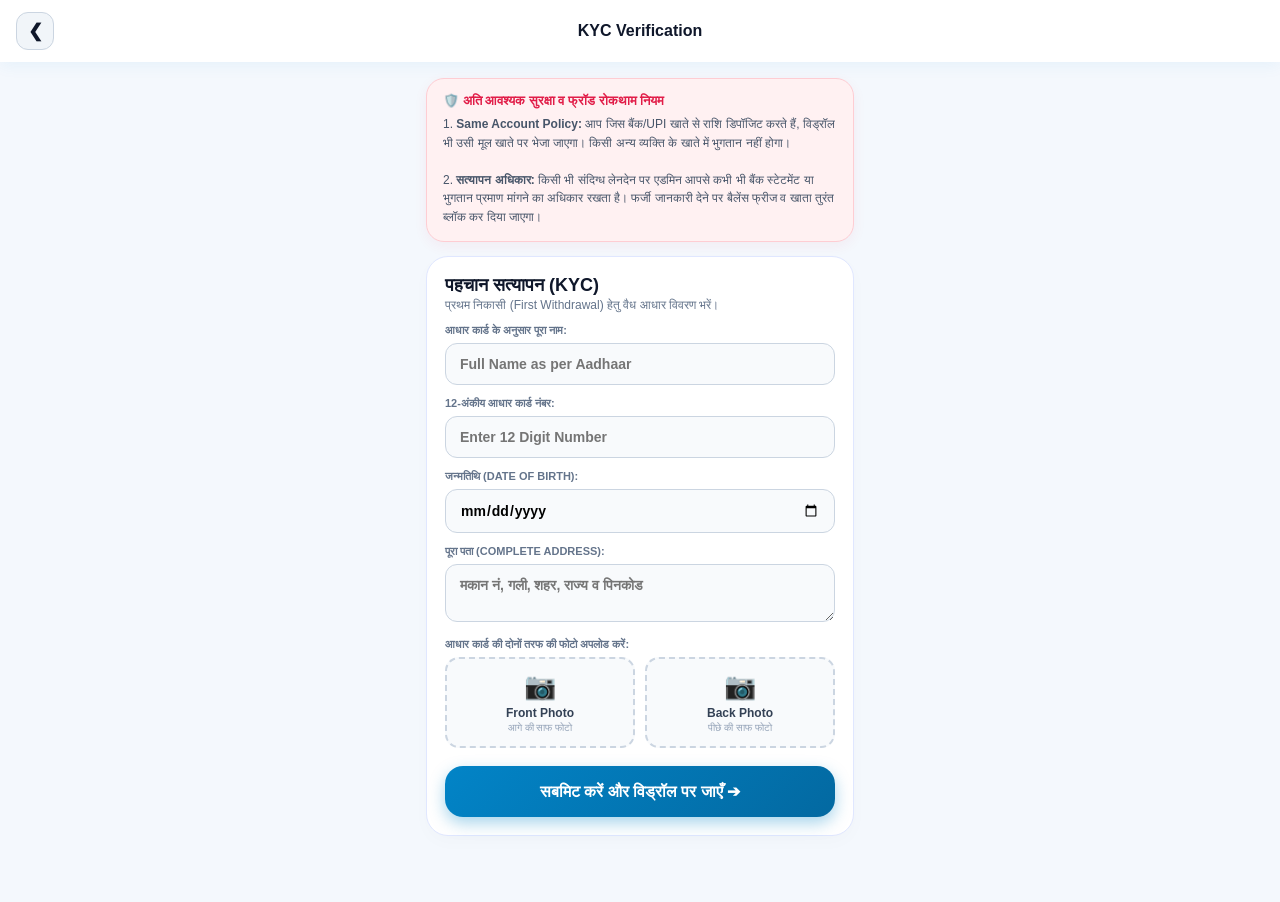
<file: kyc.html>
<!DOCTYPE html>
<html lang="hi">
<head>
<meta charset="UTF-8"><meta name="viewport" content="width=device-width, initial-scale=1.0">
<title>Saif Ludo - User KYC Verification</title>
<style>
*{margin:0;padding:0;box-sizing:border-box;font-family:-apple-system,BlinkMacSystemFont,"Segoe UI",Roboto,sans-serif;-webkit-tap-highlight-color:transparent}
body{background:#f4f8fd;color:#0f172a;padding-bottom:50px;overflow-x:hidden}

.header{display:flex;justify-content:space-between;align-items:center;padding:12px 16px;background:#ffffff;box-shadow:0 4px 15px rgba(2,132,199,0.06);position:sticky;top:0;z-index:100}
.back-btn{background:#f1f5f9;border:1px solid #cbd5e1;width:38px;height:38px;border-radius:12px;font-size:18px;font-weight:900;cursor:pointer;color:#0f172a}
.container{padding:16px;max-width:460px;margin:0 auto;display:flex;flex-direction:column;gap:14px}

/* सख्त सुरक्षा नोटिस कार्ड */
.fraud-notice-box{background:#fff1f2;border:1.5px solid #fecdd3;border-radius:18px;padding:14px 16px;box-shadow:0 4px 14px rgba(225,29,72,0.06)}
.notice-title{font-size:13px;font-weight:900;color:#e11d48;display:flex;align-items:center;gap:6px;margin-bottom:6px}
.notice-text{font-size:12px;color:#475569;line-height:1.55}

/* KYC फॉर्म कार्ड */
.kyc-card{background:#ffffff;border-radius:22px;padding:18px;border:1.5px solid #e0e7ff;box-shadow:0 6px 18px rgba(0,0,0,0.02)}
.field-lbl{font-size:11px;font-weight:800;color:#64748b;margin:12px 0 6px;text-transform:uppercase}
.kyc-input{width:100%;padding:12px 14px;border:1.5px solid #cbd5e1;border-radius:12px;font-size:14px;font-weight:700;outline:none;background:#f8fafc}
.kyc-input:focus{border-color:#0284c7;background:#fff}

/* फोटो अपलोड बॉक्स ग्रिड */
.upload-grid{display:grid;grid-template-columns:1fr 1fr;gap:10px;margin-top:4px}
.upload-box{background:#f8fafc;border:2px dashed #cbd5e1;border-radius:14px;padding:12px;text-align:center;cursor:pointer;transition:0.2s}
.upload-box:hover{border-color:#0284c7}
.upload-icon{font-size:26px;margin-bottom:4px}
.upload-title{font-size:12px;font-weight:800;color:#334155}
.upload-sub{font-size:10px;color:#94a3b8;margin-top:2px}
.preview-img{width:100%;height:100px;object-fit:cover;border-radius:10px;margin-top:8px;display:none;border:1px solid #cbd5e1}

.btn-submit-kyc{background:linear-gradient(135deg,#0284c7,#0369a1);color:#fff;border:none;padding:16px;border-radius:18px;font-size:16px;font-weight:900;cursor:pointer;width:100%;margin-top:18px;box-shadow:0 6px 16px rgba(2,132,199,0.35)}
.btn-submit-kyc:active{transform:scale(0.98)}
</style>
</head>
<body>

<header class="header">
  <button class="back-btn" onclick="window.location.href='home.html'">❮</button>
  <b style="font-size:16px">KYC Verification</b>
  <div style="width:38px"></div>
</header>

<div class="container">

  <!-- फ्रॉड रोकथाम एवं कानूनी नोटिस -->
  <div class="fraud-notice-box">
    <div class="notice-title">🛡️ अति आवश्यक सुरक्षा व फ्रॉड रोकथाम नियम</div>
    <div class="notice-text">
      1. <b>Same Account Policy:</b> आप जिस बैंक/UPI खाते से राशि डिपॉजिट करते हैं, विड्रॉल भी उसी मूल खाते पर भेजा जाएगा। किसी अन्य व्यक्ति के खाते में भुगतान नहीं होगा।<br><br>
      2. <b>सत्यापन अधिकार:</b> किसी भी संदिग्ध लेनदेन पर एडमिन आपसे कभी भी बैंक स्टेटमेंट या भुगतान प्रमाण मांगने का अधिकार रखता है। फर्जी जानकारी देने पर बैलेंस फ्रीज व खाता तुरंत ब्लॉक कर दिया जाएगा।
    </div>
  </div>

  <!-- KYC फॉर्म -->
  <div class="kyc-card">
    <h3 style="font-size:18px;font-weight:900;color:#0f172a;margin-bottom:2px">पहचान सत्यापन (KYC)</h3>
    <p style="font-size:12px;color:#64748b;margin-bottom:10px">प्रथम निकासी (First Withdrawal) हेतु वैध आधार विवरण भरें।</p>

    <div class="field-lbl">आधार कार्ड के अनुसार पूरा नाम:</div>
    <input type="text" id="kyc-name" class="kyc-input" placeholder="Full Name as per Aadhaar">

    <div class="field-lbl">12-अंकीय आधार कार्ड नंबर:</div>
    <input type="number" id="kyc-aadhaar" class="kyc-input" placeholder="Enter 12 Digit Number" maxlength="12">

    <div class="field-lbl">जन्मतिथि (Date of Birth):</div>
    <input type="date" id="kyc-dob" class="kyc-input">

    <div class="field-lbl">पूरा पता (Complete Address):</div>
    <textarea id="kyc-address" class="kyc-input" rows="2" placeholder="मकान नं, गली, शहर, राज्य व पिनकोड"></textarea>

    <!-- फ्रंट और बैक फोटो अपलोड -->
    <div class="field-lbl">आधार कार्ड की दोनों तरफ की फोटो अपलोड करें:</div>
    <div class="upload-grid">
      
      <!-- फ्रंट फोटो -->
      <div class="upload-box" onclick="document.getElementById('aadhaar-front').click()">
        <div class="upload-icon">📷</div>
        <div class="upload-title">Front Photo</div>
        <div class="upload-sub">आगे की साफ फोटो</div>
        <input type="file" id="aadhaar-front" accept="image/*" style="display:none" onchange="previewFile('aadhaar-front', 'img-front-view')">
        <img id="img-front-view" class="preview-img" alt="Front Preview">
      </div>

      <!-- बैक फोटो -->
      <div class="upload-box" onclick="document.getElementById('aadhaar-back').click()">
        <div class="upload-icon">📷</div>
        <div class="upload-title">Back Photo</div>
        <div class="upload-sub">पीछे की साफ फोटो</div>
        <input type="file" id="aadhaar-back" accept="image/*" style="display:none" onchange="previewFile('aadhaar-back', 'img-back-view')">
        <img id="img-back-view" class="preview-img" alt="Back Preview">
      </div>

    </div>

    <button class="btn-submit-kyc" onclick="submitKYC()">सबमिट करें और विड्रॉल पर जाएँ ➔</button>
  </div>

</div>

<script>
window.onload = function() {
  var kycDone = localStorage.getItem("user_kyc_completed");
  if (kycDone === "true") {
    alert("✅ आपकी KYC पहले से दर्ज है!");
    window.location.href = "withdraw.html";
  }
};

function previewFile(inputId, imgId) {
  var fileInput = document.getElementById(inputId);
  var imgEl = document.getElementById(imgId);
  if (fileInput.files && fileInput.files[0]) {
    var reader = new FileReader();
    reader.onload = function(e) {
      imgEl.src = e.target.result;
      imgEl.style.display = "block";
    };
    reader.readAsDataURL(fileInput.files[0]);
  }
}

function submitKYC() {
  var name = document.getElementById("kyc-name").value.trim();
  var aadh = document.getElementById("kyc-aadhaar").value.trim();
  var dob = document.getElementById("kyc-dob").value.trim();
  var addr = document.getElementById("kyc-address").value.trim();

  var frontInput = document.getElementById("aadhaar-front");
  var backInput = document.getElementById("aadhaar-back");

  if (!name || name.length < 3) {
    alert("⚠️ कृपया आधार कार्ड में दर्ज सही नाम लिखें।");
    return;
  }
  if (aadh.length !== 12) {
    alert("⚠️ कृपया सही 12 अंकों का आधार नंबर दर्ज करें।");
    return;
  }
  if (!dob) {
    alert("⚠️ कृपया अपनी जन्मतिथि (DOB) चुनें।");
    return;
  }
  if (!addr || addr.length < 10) {
    alert("⚠️ कृपया अपना पूरा सही पता दर्ज करें।");
    return;
  }

  // फोटो जांच
  if (!frontInput.files || frontInput.files.length === 0) {
    alert("⚠️ कृपया आधार कार्ड के आगे (Front) की फोटो अपलोड करें।");
    return;
  }
  if (!backInput.files || backInput.files.length === 0) {
    alert("⚠️ कृपया आधार कार्ड के पीछे (Back) की फोटो अपलोड करें।");
    return;
  }

  // दोनों फोटो को Base64 में पढ़ना
  var readerFront = new FileReader();
  readerFront.onload = function(ef) {
    var frontBase64 = ef.target.result;

    var readerBack = new FileReader();
    readerBack.onload = function(eb) {
      var backBase64 = eb.target.result;

      var kycData = {
        name: name,
        aadhaar: aadh,
        dob: dob,
        address: addr,
        frontPhoto: frontBase64,
        backPhoto: backBase64,
        submittedAt: new Date().toLocaleDateString()
      };

      localStorage.setItem("user_kyc_data", JSON.stringify(kycData));
      localStorage.setItem("user_kyc_completed", "true");

      alert("✅ आपकी KYC सफलतापूर्वक सबमिट हो गई है!");
      window.location.href = "withdraw.html";
    };
    readerBack.readAsDataURL(backInput.files[0]);
  };
  readerFront.readAsDataURL(frontInput.files[0]);
}
</script>
</body>
</html>
</file>
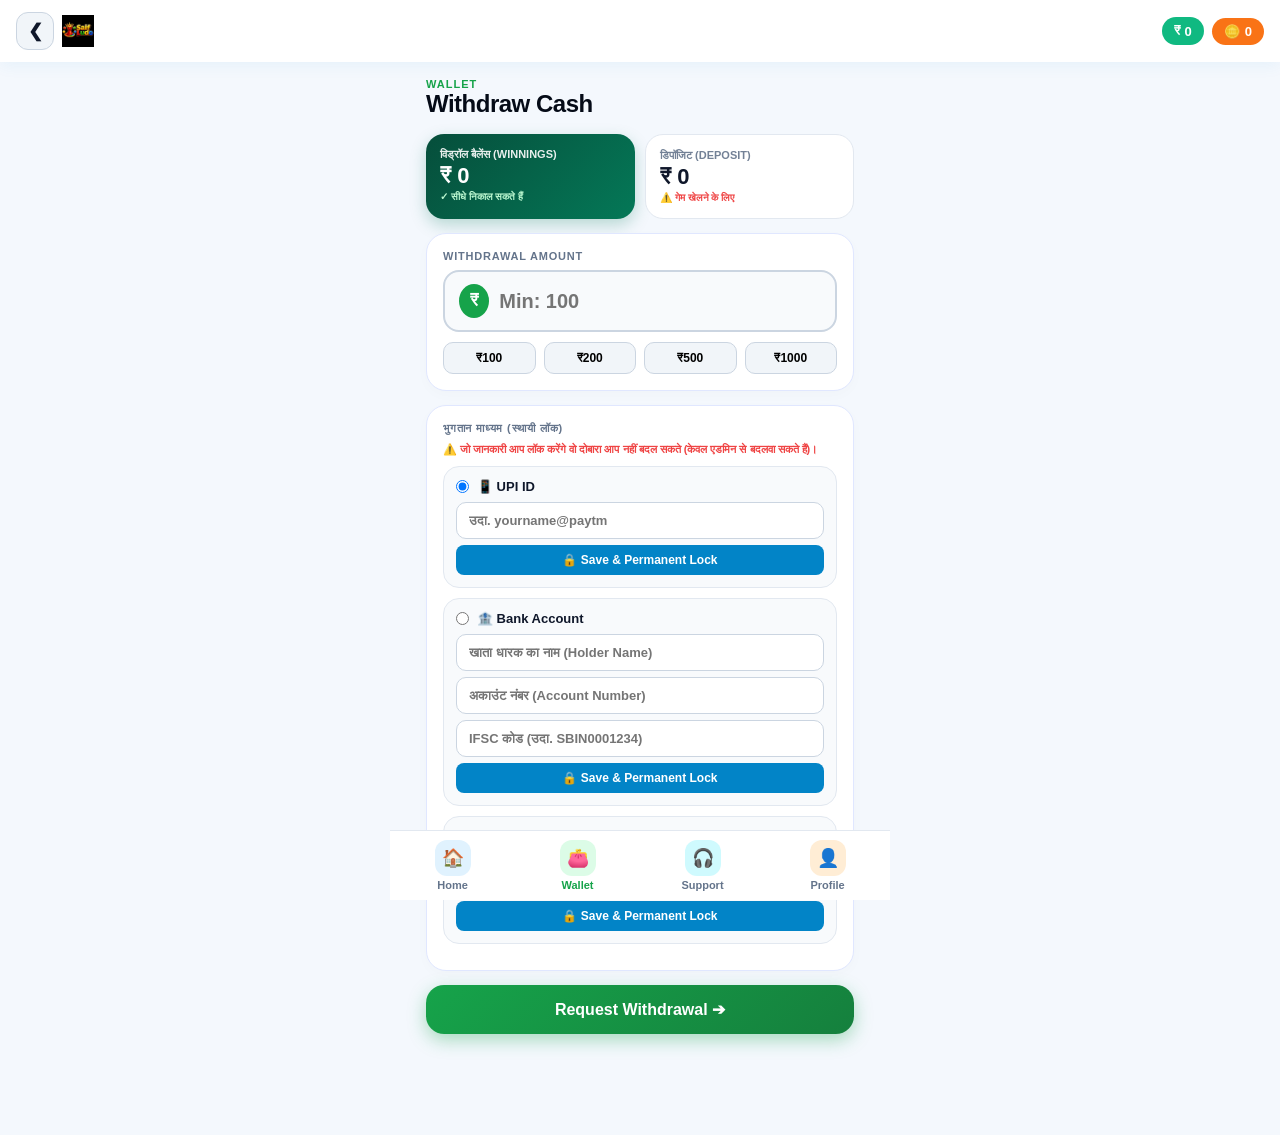
<file: withdraw.html>
<!DOCTYPE html>
<html lang="hi">
<head>
<meta charset="UTF-8"><meta name="viewport" content="width=device-width, initial-scale=1.0">
<title>Saif Ludo - Withdraw Cash</title>
<style>
*{margin:0;padding:0;box-sizing:border-box;font-family:-apple-system,BlinkMacSystemFont,"Segoe UI",Roboto,sans-serif;-webkit-tap-highlight-color:transparent}
body{background:#f4f8fd;color:#0f172a;padding-bottom:85px;overflow-x:hidden}

.header{display:flex;justify-content:space-between;align-items:center;padding:12px 16px;background:#ffffff;box-shadow:0 4px 15px rgba(2,132,199,0.06);position:sticky;top:0;z-index:100}
.header-left,.header-right{display:flex;align-items:center;gap:8px}
.back-btn{background:#f1f5f9;border:1px solid #cbd5e1;width:38px;height:38px;border-radius:12px;font-size:18px;font-weight:900;cursor:pointer;color:#0f172a}
.chip{display:flex;align-items:center;gap:5px;padding:6px 12px;border-radius:20px;font-size:13px;font-weight:800;border:none}
.chip-w{background:#10b981;color:#fff}.chip-c{background:#f97316;color:#fff}

.container{padding:16px;max-width:460px;margin:0 auto;display:flex;flex-direction:column;gap:14px}

.top-meta{margin-bottom:2px}
.sub-badge{font-size:11px;font-weight:800;letter-spacing:1px;color:#16a34a;text-transform:uppercase}
.main-title{font-size:24px;font-weight:900;color:#050b17;letter-spacing:-0.5px}

/* विनिंग vs डिपॉजिट कार्ड्स */
.bal-grid{display:grid;grid-template-columns:1fr 1fr;gap:10px}
.win-card{background:linear-gradient(135deg,#064e3b,#047857);color:#fff;border-radius:18px;padding:14px;box-shadow:0 6px 16px rgba(4,120,87,0.25)}
.dep-card{background:#ffffff;border:1.5px solid #e2e8f0;border-radius:18px;padding:14px}
.b-title{font-size:11px;font-weight:800;opacity:0.9;text-transform:uppercase}
.b-val{font-size:22px;font-weight:900;margin-top:2px}
.b-sub{font-size:10px;font-weight:700;margin-top:2px}

/* अमाउंट इनपुट */
.card{background:#ffffff;border-radius:20px;padding:16px;border:1.5px solid #e0e7ff;box-shadow:0 4px 14px rgba(0,0,0,0.02)}
.field-label{font-size:11px;font-weight:800;color:#64748b;letter-spacing:0.8px;margin-bottom:8px;text-transform:uppercase}
.input-wrap{display:flex;align-items:center;background:#f8fafc;border:2px solid #cbd5e1;border-radius:16px;padding:12px 14px}
.input-wrap:focus-within{border-color:#16a34a;background:#fff}
.curr-sym{width:34px;height:34px;background:#16a34a;color:#fff;border-radius:50%;display:flex;align-items:center;justify-content:center;font-size:17px;font-weight:900;margin-right:10px}
.num-input{border:none;background:transparent;font-size:20px;font-weight:900;outline:none;width:100%;color:#0f172a}
.chips-row{display:grid;grid-template-columns:repeat(4,1fr);gap:8px;margin-top:10px}
.chip-btn{background:#f1f5f9;border:1px solid #cbd5e1;padding:8px;border-radius:10px;font-weight:800;font-size:12px;cursor:pointer}

/* मेथड कार्ड्स */
.method-box{background:#f8fafc;border:1.5px solid #e2e8f0;border-radius:16px;padding:12px;margin-bottom:10px}
.method-head{display:flex;justify-content:space-between;align-items:center;margin-bottom:8px}
.method-name{display:flex;align-items:center;gap:8px;font-size:13px;font-weight:800}
.lock-tag{background:#fee2e2;color:#ef4444;font-size:10px;font-weight:900;padding:2px 8px;border-radius:6px;display:none}
.lock-tag.active{display:inline-block}

.form-input{width:100%;padding:10px 12px;border:1.5px solid #cbd5e1;border-radius:10px;font-size:13px;font-weight:700;outline:none;margin-bottom:6px;background:#fff}
.form-input:disabled{background:#f1f5f9;color:#64748b;border-color:#e2e8f0;cursor:not-allowed}
.btn-save-lock{background:#0284c7;color:#fff;border:none;padding:8px 14px;border-radius:8px;font-size:12px;font-weight:800;cursor:pointer;width:100%}

.btn-withdraw-main{background:linear-gradient(135deg,#16a34a,#15803d);color:#fff;border:none;padding:15px;border-radius:18px;font-size:16px;font-weight:900;cursor:pointer;width:100%;box-shadow:0 6px 18px rgba(22,163,74,0.35)}
.btn-withdraw-main:active{transform:scale(0.97)}

.bottom-nav{position:fixed;bottom:0;left:0;right:0;height:70px;background:#fff;display:flex;justify-content:space-around;align-items:center;border-top:1px solid #e2e8f0;max-width:500px;margin:0 auto;z-index:100}
.nav-item{display:flex;flex-direction:column;align-items:center;gap:3px;background:none;border:none;color:#64748b;font-size:11px;font-weight:700;cursor:pointer;width:25%}
.nav-item.active{color:#16a34a}
.nav-icon{width:36px;height:36px;border-radius:12px;display:flex;align-items:center;justify-content:center;font-size:18px}
</style>
</head>
<body>

<header class="header">
  <div class="header-left">
    <button class="back-btn" onclick="window.location.href='home.html'">❮</button>
    <img src="logo.png" style="height:32px" onerror="this.style.display='none'">
  </div>
  <div class="header-right">
    <button class="chip chip-w">₹ <span id="w-bal">0</span></button>
    <button class="chip chip-c">🪙 <span id="c-bal">0</span></button>
  </div>
</header>

<div class="container">

  <div class="top-meta">
    <div class="sub-badge">WALLET</div>
    <h1 class="main-title">Withdraw Cash</h1>
  </div>

  <!-- बैलेंस स्प्लिट ग्रिड (विनिंग्स vs डिपॉजिट) -->
  <div class="bal-grid">
    <div class="win-card">
      <div class="b-title">विड्रॉल बैलेंस (Winnings)</div>
      <div class="b-val">₹ <span id="win-bal">0</span></div>
      <div class="b-sub" style="color:#bbf7d0">✓ सीधे निकाल सकते हैं</div>
    </div>
    <div class="dep-card">
      <div class="b-title" style="color:#64748b">डिपॉजिट (Deposit)</div>
      <div class="b-val" style="color:#0f172a">₹ <span id="dep-bal">0</span></div>
      <div class="b-sub" style="color:#ef4444">⚠️ गेम खेलने के लिए</div>
    </div>
  </div>

  <!-- विड्रॉल अमाउंट बॉक्स -->
  <div class="card">
    <div class="field-label">WITHDRAWAL AMOUNT</div>
    <div class="input-wrap">
      <div class="curr-sym">₹</div>
      <input type="number" id="withdraw-amt" class="num-input" placeholder="Min: 100" min="100">
    </div>

    <div class="chips-row">
      <button class="chip-btn" onclick="setAmt(100)">₹100</button>
      <button class="chip-btn" onclick="setAmt(200)">₹200</button>
      <button class="chip-btn" onclick="setAmt(500)">₹500</button>
      <button class="chip-btn" onclick="setAmt(1000)">₹1000</button>
    </div>
  </div>

  <!-- पेमेंट माध्यम (Permanent Lock) -->
  <div class="card">
    <div class="field-label">भुगतान माध्यम (स्थायी लॉक)</div>
    <p style="font-size:11px;color:#ef4444;font-weight:700;margin-bottom:10px">
      ⚠️ जो जानकारी आप लॉक करेंगे वो दोबारा आप नहीं बदल सकते (केवल एडमिन से बदलवा सकते हैं)।
    </p>

    <!-- 1. UPI ID -->
    <div class="method-box">
      <div class="method-head">
        <label class="method-name">
          <input type="radio" name="payout_choice" value="UPI" id="radio-upi" checked> 📱 UPI ID
        </label>
        <span class="lock-tag" id="lock-upi-tag">🔒 LOCKED</span>
      </div>
      <input type="text" id="upi-val" class="form-input" placeholder="उदा. yourname@paytm">
      <button class="btn-save-lock" id="btn-lock-upi" onclick="lockField('UPI')">🔒 Save & Permanent Lock</button>
    </div>

    <!-- 2. बैंक अकाउंट -->
    <div class="method-box">
      <div class="method-head">
        <label class="method-name">
          <input type="radio" name="payout_choice" value="BANK" id="radio-bank"> 🏦 Bank Account
        </label>
        <span class="lock-tag" id="lock-bank-tag">🔒 LOCKED</span>
      </div>
      <input type="text" id="bank-holder" class="form-input" placeholder="खाता धारक का नाम (Holder Name)">
      <input type="number" id="bank-acc" class="form-input" placeholder="अकाउंट नंबर (Account Number)">
      <input type="text" id="bank-ifsc" class="form-input" placeholder="IFSC कोड (उदा. SBIN0001234)">
      <button class="btn-save-lock" id="btn-lock-bank" onclick="lockField('BANK')">🔒 Save & Permanent Lock</button>
    </div>

    <!-- 3. QR कोड -->
    <div class="method-box">
      <div class="method-head">
        <label class="method-name">
          <input type="radio" name="payout_choice" value="QR" id="radio-qr"> 📷 Payment QR Code
        </label>
        <span class="lock-tag" id="lock-qr-tag">🔒 LOCKED</span>
      </div>
      <input type="file" id="qr-file" accept="image/*" class="form-input">
      <img id="qr-preview" style="width:100%;max-height:150px;object-fit:contain;display:none;margin-bottom:6px;border-radius:10px" alt="Saved QR">
      <button class="btn-save-lock" id="btn-lock-qr" onclick="lockField('QR')">🔒 Save & Permanent Lock</button>
    </div>
  </div>

  <button class="btn-withdraw-main" onclick="submitWithdraw()">Request Withdrawal ➔</button>

</div>

<nav class="bottom-nav">
  <button class="nav-item" onclick="window.location.href='home.html'">
    <div class="nav-icon" style="background:#e0f2fe;color:#0284c7">🏠</div>
    <span>Home</span>
  </button>
  <button class="nav-item active">
    <div class="nav-icon" style="background:#dcfce7;color:#16a34a">👛</div>
    <span>Wallet</span>
  </button>
  <button class="nav-item" onclick="window.location.href='home.html'">
    <div class="nav-icon" style="background:#cffafe;color:#0891b2">🎧</div>
    <span>Support</span>
  </button>
  <button class="nav-item" onclick="window.location.href='home.html'">
    <div class="nav-icon" style="background:#ffedd5;color:#ea580c">👤</div>
    <span>Profile</span>
  </button>
</nav>

<script>
window.onload = function() {
  refreshBalances();
  loadLockedDetails();
};

function refreshBalances() {
  var win = parseInt(localStorage.getItem("winning_balance") || "0");
  var dep = parseInt(localStorage.getItem("deposit_balance") || "0");
  var total = win + dep;

  document.getElementById("win-bal").innerText = win;
  document.getElementById("dep-bal").innerText = dep;
  document.getElementById("w-bal").innerText = total;
  document.getElementById("c-bal").innerText = localStorage.getItem("ref_balance") || "0";
}

function setAmt(val) {
  document.getElementById("withdraw-amt").value = val;
}

function loadLockedDetails() {
  var savedData = JSON.parse(localStorage.getItem("permanent_payout_details") || "{}");

  if (savedData.upi) {
    var upiInput = document.getElementById("upi-val");
    upiInput.value = savedData.upi;
    upiInput.disabled = true;
    document.getElementById("btn-lock-upi").style.display = "none";
    document.getElementById("lock-upi-tag").classList.add("active");
  }

  if (savedData.bank) {
    document.getElementById("bank-holder").value = savedData.bank.holder;
    document.getElementById("bank-holder").disabled = true;
    document.getElementById("bank-acc").value = savedData.bank.acc;
    document.getElementById("bank-acc").disabled = true;
    document.getElementById("bank-ifsc").value = savedData.bank.ifsc;
    document.getElementById("bank-ifsc").disabled = true;
    document.getElementById("btn-lock-bank").style.display = "none";
    document.getElementById("lock-bank-tag").classList.add("active");
  }

  if (savedData.qr) {
    document.getElementById("qr-file").style.display = "none";
    var img = document.getElementById("qr-preview");
    img.src = savedData.qr;
    img.style.display = "block";
    document.getElementById("btn-lock-qr").style.display = "none";
    document.getElementById("lock-qr-tag").classList.add("active");
  }
}

function lockField(type) {
  var savedData = JSON.parse(localStorage.getItem("permanent_payout_details") || "{}");

  if (type === 'UPI') {
    var val = document.getElementById("upi-val").value.trim();
    if (!val || !val.includes("@")) { alert("⚠️ कृपया सही UPI ID दर्ज करें।"); return; }
    if (confirm("⚠️ क्या आप सुनिश्चित हैं? यह UPI ID हमेशा के लिए लॉक हो जाएगी।")) {
      savedData.upi = val;
      localStorage.setItem("permanent_payout_details", JSON.stringify(savedData));
      loadLockedDetails();
      alert("🔒 आपकी UPI ID सुरक्षित रूप से लॉक कर दी गई है!");
    }
  }

  if (type === 'BANK') {
    var h = document.getElementById("bank-holder").value.trim();
    var a = document.getElementById("bank-acc").value.trim();
    var i = document.getElementById("bank-ifsc").value.trim();
    if (!h || !a || !i) { alert("⚠️ कृपया बैंक का पूरा विवरण भरें।"); return; }
    if (confirm("⚠️ क्या आप सुनिश्चित हैं? यह बैंक खाता हमेशा के लिए लॉक हो जाएगा।")) {
      savedData.bank = { holder: h, acc: a, ifsc: i };
      localStorage.setItem("permanent_payout_details", JSON.stringify(savedData));
      loadLockedDetails();
      alert("🔒 आपका बैंक खाता लॉक कर दिया गया है!");
    }
  }

  if (type === 'QR') {
    var f = document.getElementById("qr-file");
    if (!f.files || f.files.length === 0) { alert("⚠️ कृपया अपना QR कोड फोटो चुनें।"); return; }
    if (confirm("⚠️ क्या आप सुनिश्चित हैं? यह QR कोड लॉक हो जाएगा।")) {
      var reader = new FileReader();
      reader.onload = function(e) {
        savedData.qr = e.target.result;
        localStorage.setItem("permanent_payout_details", JSON.stringify(savedData));
        loadLockedDetails();
        alert("🔒 आपका QR कोड लॉक कर दिया गया है!");
      };
      reader.readAsDataURL(f.files[0]);
    }
  }
}

function submitWithdraw() {
  var amt = parseInt(document.getElementById("withdraw-amt").value);

  // 1. मिनिमम ₹100 की जांच
  if (isNaN(amt) || amt < 100) {
    alert("⚠️ न्यूनतम विड्रॉल सीमा ₹100 है।");
    return;
  }

  // 2. केवल WINNING BALANCE की जांच (डिपॉजिट से विड्रॉल ब्लॉक)
  var winBal = parseInt(localStorage.getItem("winning_balance") || "0");
  var depBal = parseInt(localStorage.getItem("deposit_balance") || "0");

  if (winBal < amt) {
    alert("❌ अपर्याप्त विनिंग बैलेंस!\n\nआप केवल जीती हुई राशि (Winnings: ₹" + winBal + ") ही विड्रॉल कर सकते हैं।\n\nडिपॉजिट बैलेंस (₹" + depBal + ") को निकालने के लिए आपको पहले उससे लूडो गेम खेलना होगा!");
    return;
  }

  // 3. पेमेंट मेथड चेक
  var choice = document.querySelector('input[name="payout_choice"]:checked').value;
  var savedData = JSON.parse(localStorage.getItem("permanent_payout_details") || "{}");
  var payoutInfo = "";

  if (choice === 'UPI') {
    if (!savedData.upi) { alert("⚠️ पहले अपनी UPI ID लॉक करें!"); return; }
    payoutInfo = "UPI: " + savedData.upi;
  } else if (choice === 'BANK') {
    if (!savedData.bank) { alert("⚠️ पहले अपना बैंक खाता लॉक करें!"); return; }
    payoutInfo = "BANK: " + savedData.bank.acc + " (" + savedData.bank.ifsc + ")";
  } else if (choice === 'QR') {
    if (!savedData.qr) { alert("⚠️ पहले अपना QR कोड लॉक करें!"); return; }
    payoutInfo = "QR Code Attached";
  }

  if (confirm("क्या आप ₹" + amt + " का विड्रॉल (" + choice + ") पर लगाना चाहते हैं?")) {
    // केवल विनिंग बैलेंस से कटौती होगी
    winBal -= amt;
    localStorage.setItem("winning_balance", winBal);
    localStorage.setItem("main_balance", winBal + depBal);

    var allWithdraws = JSON.parse(localStorage.getItem("withdraw_requests") || "[]");
    allWithdraws.unshift({
      id: "WD" + new Date().getTime(),
      user: localStorage.getItem("user_name") || "Player",
      amount: amt,
      method: choice,
      payoutDetails: payoutInfo,
      qrImage: (choice === 'QR' ? savedData.qr : null),
      time: new Date().toLocaleTimeString([], {hour: '2-digit', minute:'2-digit'}),
      status: "PENDING"
    });
    localStorage.setItem("withdraw_requests", JSON.stringify(allWithdraws));

    alert("✅ विड्रॉल रिक्वेस्ट सबमिट हो गई! एडमिन द्वारा वेरिफिकेशन के बाद पैसे आपके खाते में भेज दिए जाएंगे।");
    window.location.href = "home.html";
  }
}
</script>
</body>
</html>
</file>
